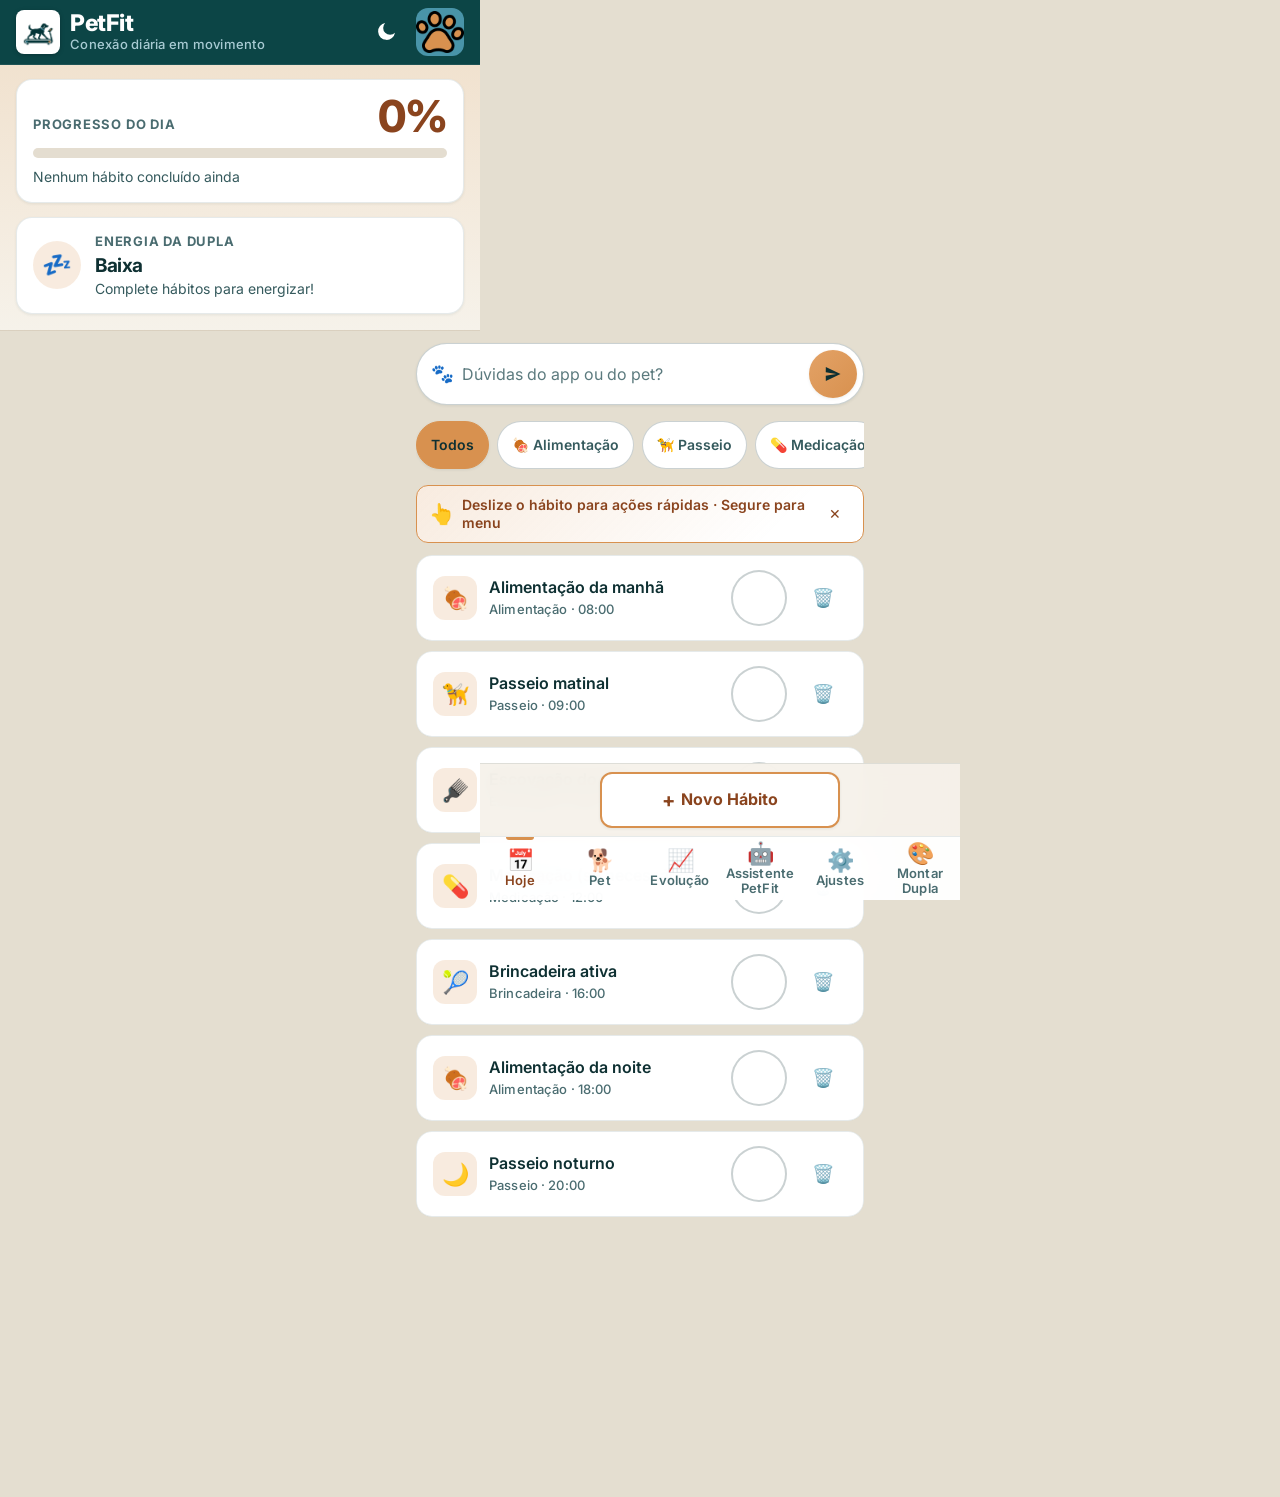
<file: index.html>
<!DOCTYPE html>
<html lang="pt-BR">
<head>
  <meta charset="UTF-8">
  <meta name="viewport" content="width=device-width, initial-scale=1.0, viewport-fit=cover">
  <meta name="theme-color" content="#043F41">
  <meta name="background-color" content="#0E3032">
  <meta name="description" content="PetFit — Gestão de hábitos para pets e tutores. Conecte-se diariamente com saúde e movimento.">
  <meta name="color-scheme" content="light dark">
  <meta name="apple-mobile-web-app-capable" content="yes">
  <meta name="apple-mobile-web-app-status-bar-style" content="black-translucent">
  <meta name="apple-mobile-web-app-title" content="PetFit">
  <meta name="mobile-web-app-capable" content="yes">
  <meta name="msapplication-TileColor" content="#043F41">
  <meta name="msapplication-TileImage" content="assets/icons/icon-192x192.png">

  <title>PetFit - Gestão de Habitos para dono e pet</title>

  <link rel="manifest" href="manifest.json">
  <link rel="icon" sizes="192x192" href="assets/icons/Petfitlogo.png">
  <link rel="apple-touch-icon" sizes="192x192" href="assets/icons/icon-192x192.png">
  <link rel="apple-touch-icon" sizes="512x512" href="assets/icons/icon-512x512.png">

  <link rel="preconnect" href="https://fonts.googleapis.com">
  <link rel="preconnect" href="https://fonts.gstatic.com" crossorigin>
  <link href="https://fonts.googleapis.com/css2?family=Inter:wght@400;500;600;700;800;900&display=swap" rel="stylesheet">

  <!-- ═══════════════════════════════════════════════════════
       FIREBASE SDK — DESCOMENTE PARA USAR FIREBASE
       ═══════════════════════════════════════════════════════ -->
  <!--
  <script src="https://www.gstatic.com/firebasejs/10.12.0/firebase-app-compat.js"></script>
  <script src="https://www.gstatic.com/firebasejs/10.12.0/firebase-firestore-compat.js"></script>
  <script src="https://www.gstatic.com/firebasejs/10.12.0/firebase-auth-compat.js"></script>
  -->

  <!-- Aplica tema (claro/escuro/automático) e tamanho do texto antes da 1ª pintura, evitando "flash" branco -->
  <script>
    (function () {
      var root = document.documentElement, dark = false;
      try {
        var pref = localStorage.getItem('petfit_theme') || 'auto';
        dark = pref === 'dark' || (pref === 'auto' && window.matchMedia && window.matchMedia('(prefers-color-scheme: dark)').matches);
        var scale = parseFloat(localStorage.getItem('petfit_textScale'));
        if (scale >= 1 && scale <= 1.5) root.style.setProperty('--text-scale', scale);
      } catch (e) {}
      root.setAttribute('data-theme', dark ? 'dark' : 'light');
      document.querySelector('meta[name="theme-color"]').setAttribute('content', dark ? '#0E3032' : '#043F41');
    })();
  </script>

  <link rel="stylesheet" href="style.css?v=9.0">
</head>
<body>

  <!-- ==================== ÁREA SUPERIOR (TOP ZONE) ==================== -->
  <header class="app-header" id="appHeader">
    <div class="header-inner">
      <div class="brand">
        <!-- ╔═══════════════════════════════════════════════════════════════════════════╗
             ║  SEU LOGO: troque só o caminho do PNG na linha <img> abaixo               ║
             ║  (ou apenas substitua o arquivo assets/icons/logo.png pelo seu, sem mexer) ║
             ╚═══════════════════════════════════════════════════════════════════════════╝ -->
        <span class="brand-logo" id="brandLogo">
          <img class="brand-logo-img" src="assets/icons/logo.png" alt="Logo PetFit" width="44" height="44" decoding="async">
        </span>
        <div class="brand-text">
          <h1>PetFit</h1>
          <span class="brand-tagline">Conexão diária em movimento</span>
        </div>
      </div>
      <div class="header-actions">
        <button class="btn-icon theme-toggle" id="btnTheme" type="button" aria-label="Ativar modo escuro">
          <svg class="theme-icon theme-icon-moon" viewBox="0 0 24 24" aria-hidden="true"><path fill="currentColor" d="M21 12.8A8.5 8.5 0 1 1 11.2 3a6.8 6.8 0 0 0 9.8 9.8z"/></svg>
          <svg class="theme-icon theme-icon-sun" viewBox="0 0 24 24" aria-hidden="true"><circle cx="12" cy="12" r="4.2" fill="currentColor"/><path fill="none" stroke="currentColor" stroke-width="2" stroke-linecap="round" d="M12 2.5v2.3M12 19.2v2.3M2.5 12h2.3M19.2 12h2.3M5.3 5.3l1.6 1.6M17.1 17.1l1.6 1.6M18.7 5.3l-1.6 1.6M6.9 17.1l-1.6 1.6"/></svg>
        </button>
        <button
          class="btn-icon header-avatar-btn"
          id="btnProfile"
          type="button"
          aria-label="Ver perfil da dupla"
        >
          <img
            src="./assets/icons/iconpet1.png"
            alt="Foto do pet"
            class="header-avatar"
            id="headerAvatarImg"
          >
        </button>
      </div>
    </div>
  </header>

  <!-- ==================== DASHBOARD (TOP ZONE) ==================== -->
  <section class="dashboard-panel" id="dashboardPanel">
    <div class="dashboard-inner">

      <!-- SKELETON: Progresso -->
      <div class="progress-block skeleton-active" id="skeletonProgress">
        <div class="skeleton skeleton-text" style="width: 120px; height: 14px; margin-bottom: 12px;"></div>
        <div class="skeleton skeleton-bar" style="width: 100%; height: 8px; border-radius: 999px;"></div>
        <div class="skeleton skeleton-text" style="width: 180px; height: 12px; margin-top: 10px;"></div>
      </div>

      <!-- REAL: Progresso -->
      <div class="progress-block" id="realProgress" style="display:none;">
        <div class="progress-header">
          <span class="progress-label">Progresso do Dia</span>
          <span class="progress-value" id="progressValue">0%</span>
        </div>
        <div class="progress-track">
          <div class="progress-fill" id="progressFill" style="width: 0%"></div>
        </div>
        <p class="progress-sub" id="progressSub">Carregando...</p>
      </div>

      <!-- SKELETON: Energia -->
      <div class="energy-block skeleton-active" id="skeletonEnergy">
        <div class="skeleton skeleton-circle" style="width: 48px; height: 48px; flex-shrink:0;"></div>
        <div style="flex:1; display:flex; flex-direction:column; gap:8px;">
          <div class="skeleton skeleton-text" style="width: 100px; height: 12px;"></div>
          <div class="skeleton skeleton-text" style="width: 140px; height: 16px;"></div>
          <div class="skeleton skeleton-text" style="width: 200px; height: 12px;"></div>
        </div>
      </div>

      <!-- REAL: Energia -->
      <div class="energy-block low" id="realEnergy" style="display:none;">
        <div class="energy-icon-wrap">
          <span class="energy-icon" id="energyIcon">💤</span>
        </div>
        <div class="energy-info">
          <span class="energy-label">Energia da Dupla</span>
          <span class="energy-level" id="energyLevel">Baixa</span>
          <span class="energy-hint" id="energyHint">Carregando...</span>
        </div>
      </div>

    </div>
  </section>

  <!-- ==================== CONTEÚDO PRINCIPAL (SCROLLÁVEL + GESTURES) ==================== -->
  <main class="main-content" id="mainContent">
    <div class="main-inner">

      <!-- ASSISTENTE: campo de uma linha. Ao enviar, abre a conversa (modal "modalChat") -->
      <form class="ask-bar" id="askBar" autocomplete="off" role="search">
        <span class="ask-bar-icon" aria-hidden="true">🐾</span>
        <input type="text" id="askInput" class="ask-bar-input" maxlength="300" enterkeyhint="send"
               placeholder="Dúvidas do app ou do pet?" aria-label="Pergunte ao assistente PetFit">
        <button type="submit" class="ask-bar-send" aria-label="Enviar pergunta">
          <svg viewBox="0 0 24 24" width="20" height="20" aria-hidden="true"><path fill="currentColor" d="M3.4 20.4 21 12 3.4 3.6 3.3 10l12.6 2-12.6 2z"/></svg>
        </button>
      </form>

      <!-- Filtro de Categoria (swipeable) -->
      <div class="filter-bar" id="filterBar">
        <button class="filter-chip active" data-filter="all">Todos</button>
        <button class="filter-chip" data-filter="alimentacao">🍖 Alimentação</button>
        <button class="filter-chip" data-filter="passeio">🦮 Passeio</button>
        <button class="filter-chip" data-filter="medicacao">💊 Medicação</button>
        <button class="filter-chip" data-filter="escovacao">🪮 Escovação</button>
        <button class="filter-chip" data-filter="brincadeira">🎾 Brincadeira</button>
      </div>

      <!-- Hint de gestos -->
      <div class="gesture-hint" id="gestureHint">
        <span class="gesture-hint-icon">👆</span>
        <span class="gesture-hint-text">Deslize o hábito para ações rápidas · Segure para menu</span>
        <button class="gesture-hint-close" id="closeGestureHint">✕</button>
      </div>

      <!-- SKELETON: Lista de Hábitos -->
      <div class="habits-list skeleton-active" id="skeletonHabitsList">
        <div class="habit-card-skeleton">
          <div class="skeleton skeleton-circle" style="width:44px; height:44px;"></div>
          <div style="flex:1; display:flex; flex-direction:column; gap:8px;">
            <div class="skeleton skeleton-text" style="width:70%; height:16px;"></div>
            <div class="skeleton skeleton-text" style="width:40%; height:12px;"></div>
          </div>
          <div class="skeleton skeleton-circle" style="width:48px; height:48px; flex-shrink:0;"></div>
        </div>
        <div class="habit-card-skeleton">
          <div class="skeleton skeleton-circle" style="width:44px; height:44px;"></div>
          <div style="flex:1; display:flex; flex-direction:column; gap:8px;">
            <div class="skeleton skeleton-text" style="width:60%; height:16px;"></div>
            <div class="skeleton skeleton-text" style="width:50%; height:12px;"></div>
          </div>
          <div class="skeleton skeleton-circle" style="width:48px; height:48px; flex-shrink:0;"></div>
        </div>
        <div class="habit-card-skeleton">
          <div class="skeleton skeleton-circle" style="width:44px; height:44px;"></div>
          <div style="flex:1; display:flex; flex-direction:column; gap:8px;">
            <div class="skeleton skeleton-text" style="width:80%; height:16px;"></div>
            <div class="skeleton skeleton-text" style="width:35%; height:12px;"></div>
          </div>
          <div class="skeleton skeleton-circle" style="width:48px; height:48px; flex-shrink:0;"></div>
        </div>
        <div class="habit-card-skeleton">
          <div class="skeleton skeleton-circle" style="width:44px; height:44px;"></div>
          <div style="flex:1; display:flex; flex-direction:column; gap:8px;">
            <div class="skeleton skeleton-text" style="width:55%; height:16px;"></div>
            <div class="skeleton skeleton-text" style="width:45%; height:12px;"></div>
          </div>
          <div class="skeleton skeleton-circle" style="width:48px; height:48px; flex-shrink:0;"></div>
        </div>
        <div class="habit-card-skeleton">
          <div class="skeleton skeleton-circle" style="width:44px; height:44px;"></div>
          <div style="flex:1; display:flex; flex-direction:column; gap:8px;">
            <div class="skeleton skeleton-text" style="width:65%; height:16px;"></div>
            <div class="skeleton skeleton-text" style="width:30%; height:12px;"></div>
          </div>
          <div class="skeleton skeleton-circle" style="width:48px; height:48px; flex-shrink:0;"></div>
        </div>
      </div>

      <!-- REAL: Lista de Hábitos -->
      <div class="habits-list" id="habitsList" style="display:none;">
        <!-- Inserido via JS -->
      </div>

      <div class="scroll-spacer"></div>
    </div>
  </main>

  <!-- ==================== ÁREA INFERIOR (THUMB ZONE) ==================== -->
  <div class="quick-actions" id="quickActions">
    <button class="quick-btn" id="btnAddHabit" aria-label="Novo hábito">
      <span class="quick-icon">+</span>
      <span class="quick-label">Novo Hábito</span>
    </button>
  </div>

  <nav class="bottom-nav" id="bottomNav">
    <button class="nav-item active" data-tab="today" aria-label="Hoje">
      <span class="nav-icon">📅</span>
      <span class="nav-label">Hoje</span>
    </button>
    <button class="nav-item" data-tab="pet" aria-label="Pet">
      <span class="nav-icon">🐕</span>
      <span class="nav-label">Pet</span>
    </button>
    <button class="nav-item" data-tab="stats" aria-label="Evolução">
      <span class="nav-icon">📈</span>
      <span class="nav-label">Evolução</span>
    </button>
    <button class="nav-item" data-tab="assistant" aria-label="Assistente PetFit" id="navAssistant" type="button">
      <span class="nav-icon" aria-hidden="true">🤖</span>
      <span class="nav-label">Assistente PetFit</span>
    </button>
    <button class="nav-item" data-tab="settings" aria-label="Ajustes">
      <span class="nav-icon">⚙️</span>
      <span class="nav-label">Ajustes</span>
    </button>
    <button class="nav-item" data-tab="duoProfile" aria-label="Personalizar Dupla" id="openAddProfile" type="button">
      <span class="nav-icon" aria-hidden="true">🎨</span>
      <span class="nav-label">Montar Dupla</span>
    </button>
  </nav>

<!-- Modal: Personalizar Dupla -->
<div class="modal-overlay modal-personalizar" id="modalAddProfile">
    <div class="modal-sheet">
        <div class="modal-handle"></div>

        <div class="modal-header">
            <h2>Personalizar Perfil do Pet</h2>

            <button
                class="btn-icon modal-close"
                id="closeAddProfile"
                type="button"
                aria-label="Fechar">
                <span>✕</span>
            </button>
        </div>

        <div class="pet-avatar-editor">
            <img
                src="./assets/icons/iconpet1.png"
                alt="Avatar do pet"
                id="customPetAvatar"
                class="custom-pet-avatar"
            >

            <label for="petPhotoInput" class="pet-avatar-button">
                📷 Alterar foto
            </label>

            <input
                type="file"
                id="petPhotoInput"
                accept="image/*"
                hidden
            >
        </div>

        <div class="modal-body">
            <div class="form-group">
                <label for="setupPetName">Nome do Pet</label>
                <input
                    type="text"
                    id="setupPetName"
                    placeholder="Ex.: Rex..."
                    autocomplete="off">
            </div>
        </div>
        <div class="modal-body">
            <div class="form-group">
                <label for="setupPetSpecies">Especie do Pet</label>
                <input
                    type="text"
                    id="setupPetSpecies"
                    placeholder="Ex.: Gato, Cachorro..."
                    autocomplete="off">
            </div>
        </div>
        <div class="modal-body">
            <div class="form-group">
                <label for="setupPetBreed">Raça</label>
                <input
                    type="text"
                    id="setupPetBreed"
                    placeholder="Ex.: Pinscher..."
                    autocomplete="off">
            </div>
            <div class="modal-footer">
        <button class="btn-primary btn-full" id="savePetBtn" type ="button">Salvar Pet</button>
      </div>
        </div>
    </div>
</div>


<!-- Modal: Personalizar Tutor - Etapa 2 -->
<div class="modal-overlay modal-personalizar" id="modalTutorProfile">
  <div class="modal-sheet">
    <div class="modal-handle"></div>

    <div class="modal-header">
      <h2>Personalizar Tutor</h2>
      <button
        class="btn-icon modal-close"
        id="closeTutorProfile"
        type="button"
        aria-label="Fechar"
      >
        ✕
      </button>
    </div>

    <div class="modal-body">
      <div class="pet-avatar-editor">
        <img
          src="./assets/icons/iconavatar1.png"
          alt="Foto do tutor"
          id="customTutorAvatar"
          class="custom-pet-avatar"
        >

        <label for="tutorPhotoInput" class="pet-avatar-button">
          📷 Escolher foto
        </label>

        <input
          type="file"
          id="tutorPhotoInput"
          accept="image/*"
          hidden
        >
      </div>

      <div class="form-group">
        <label for="tutorNameInput">Nome do tutor</label>
        <input
          type="text"
          id="tutorNameInput"
          placeholder="Digite seu nome"
          autocomplete="name"
        >
      </div>

      <p>Quase pronto! Agora vamos finalizar o perfil da sua dupla.</p>
    </div>

    <div class="modal-footer">
      <button
        class="btn-primary btn-full"
        id="finishProfileBtn"
        type="button"
      >
        Finalizar cadastro
      </button>
    </div>
  </div>
</div>

  <!-- ==================== MODAIS ==================== -->

  <!-- Modal: Adicionar Hábito -->
  <div class="modal-overlay" id="modalAddHabit">
    <div class="modal-sheet">
      <div class="modal-handle"></div>
      <div class="modal-header">
        <h2>Novo Hábito</h2>
        <button class="btn-icon modal-close" id="closeAddHabit" aria-label="Fechar">
          <span>✕</span>
        </button>
      </div>
      <div class="modal-body">
        <div class="form-group">
          <label for="habitTitle">Nome do hábito</label>
          <input type="text" id="habitTitle" placeholder="Ex.: Alimentação da tarde" autocomplete="off">
        </div>
        <div class="form-group">
          <label for="habitCategory">Categoria</label>
          <select id="habitCategory">
            <option value="alimentacao">🍖 Alimentação</option>
            <option value="passeio">🦮 Passeio</option>
            <option value="medicacao">💊 Medicação</option>
            <option value="escovacao">🪮 Escovação</option>
            <option value="brincadeira">🎾 Brincadeira</option>
            <option value="higiene">🛁 Higiene</option>
            <option value="outro">✨ Outro</option>
          </select>
        </div>
        <div class="form-group">
          <label for="habitTime">Horário</label>
          <input type="time" id="habitTime" value="12:00">
        </div>
      </div>
      <div class="modal-footer">
        <button class="btn-primary btn-full" id="saveHabitBtn">Salvar Hábito</button>
      </div>
    </div>
  </div>

  <!-- Modal: Sugestão de Exercício -->
  <div class="modal-overlay" id="modalExercise">
    <div class="modal-sheet modal-exercise">
      <div class="modal-handle"></div>
      <div class="exercise-visual">
        <span class="exercise-emoji" id="exerciseEmoji">🏃</span>
      </div>
      <div class="exercise-content">
        <h3 id="exerciseTitle">Hora de se mexer!</h3>
        <p class="exercise-text" id="exerciseText">Enquanto cuida do pet, aproveite para cuidar de você também.</p>
        <div class="exercise-card">
          <span class="exercise-card-icon">💪</span>
          <span class="exercise-card-when" id="exerciseWhen">Quando quiser</span>
          <p class="exercise-card-text" id="exerciseSuggestion">Faça 10 agachamentos enquanto prepara a ração</p>
        </div>
        <!-- v6.0: ajuda discreta com vídeo-tutorial (o link é preenchido pelo script.js) -->
        <div class="exercise-help" id="exerciseHelp" hidden>
          <span class="exercise-help-text">Não sabe realizar? Veja esse vídeo no YouTube!</span>
          <a class="exercise-video-link" id="exerciseVideoLink" href="https://www.youtube.com/" target="_blank" rel="noopener noreferrer">
            <svg viewBox="0 0 24 24" width="14" height="14" aria-hidden="true"><path fill="currentColor" d="M8 5.5v13a1 1 0 0 0 1.52.85l10.4-6.5a1 1 0 0 0 0-1.7L9.52 4.65A1 1 0 0 0 8 5.5z"/></svg>
            Ver vídeo
          </a>
        </div>
        <p class="exercise-tip" id="exerciseTip">Escolha um espaço seguro e respeite o seu ritmo.</p>
      </div>
      <div class="modal-footer">
        <button class="btn-secondary btn-full" id="dismissExercise">Fechar</button>
        <button class="btn-primary btn-full" id="doneExercise">Concluir & Marcar Hábito</button>
      </div>
    </div>
  </div>

  
<!-- Modal: Perfil da Dupla -->
<div class="modal-overlay" id="modalProfile">
  <div class="modal-sheet">
    <div class="modal-handle"></div>

    <div class="modal-header">
      <h2>Perfil da Dupla</h2>
      <button class="btn-icon modal-close" id="closeProfile"
              type="button" aria-label="Fechar">
        <span>✕</span>
      </button>
    </div>

    <div class="modal-body">
      <div class="profile-card">
        <div class="profile-photos">
          <div class="profile-person">
            <img
              src="./assets/icons/iconpet1.png"
              alt="Foto do pet"
              class="profile-avatar"
              id="profileAvatarImg"
            >
            <span class="profile-photo-label">Pet</span>
          </div>

          <div class="profile-person">
            <img
              src="./assets/icons/iconavatar1.png"
              alt="Foto do tutor"
              class="profile-avatar"
              id="tutorAvatarImg"
            >
            <span class="profile-photo-label">Tutor</span>
          </div>
        </div>

        
        <div class="profile-info">
          <label for="petName">Nome do pet</label>
          <input
            type="text"
            id="petName"
            value="Rex"
            class="profile-input"
            placeholder="Nome do pet"
            readonly
          >

          <label for="tutorName">Nome do tutor</label>
          <input
            type="text"
            id="tutorName"
            value="Tutor"
            class="profile-input"
            placeholder="Seu nome"
            readonly
          >
        </div>

      </div>

      <div class="profile-stats">
        <div class="stat-box">
          <span class="stat-number" id="statStreak">0</span>
          <span class="stat-label">Dias seguidos</span>
        </div>

        <div class="stat-box">
          <span class="stat-number" id="statTotal">0</span>
          <span class="stat-label">Hábitos hoje</span>
        </div>

        <div class="stat-box">
          <span class="stat-number" id="statDone">0</span>
          <span class="stat-label">Concluídos</span>
        </div>
      </div>
    </div>

    <div class="modal-footer">
      <button class="btn-primary btn-full" id="saveProfileBtn"
              type="button">
        Fechar perfil
      </button>
    </div>
  </div>
</div>

  <!-- Modal: Evolução / Stats -->
  <div class="modal-overlay" id="modalStats">
    <div class="modal-sheet modal-tall">
      <div class="modal-handle"></div>
      <div class="modal-header">
        <h2>Evolução da Dupla</h2>
        <button class="btn-icon modal-close" id="closeStats" aria-label="Fechar">
          <span>✕</span>
        </button>
      </div>
      <div class="modal-body">
        <div class="stats-grid">
          <div class="stat-card">
            <span class="stat-card-icon">🔥</span>
            <span class="stat-card-value" id="statsStreak">0</span>
            <span class="stat-card-label">Dias em sequência</span>
          </div>
          <div class="stat-card">
            <span class="stat-card-icon">✅</span>
            <span class="stat-card-value" id="statsTotalDone">0</span>
            <span class="stat-card-label">Total concluído</span>
          </div>
          <div class="stat-card">
            <span class="stat-card-icon">⚡</span>
            <span class="stat-card-value" id="statsEnergy">0%</span>
            <span class="stat-card-label">Energia média</span>
          </div>
          <div class="stat-card">
            <span class="stat-card-icon">🏃</span>
            <span class="stat-card-value" id="statsExercises">0</span>
            <span class="stat-card-label">Exercícios feitos</span>
          </div>
        </div>
        <div class="history-section">
          <h3>Histórico dos últimos 7 dias</h3>
          <div class="history-bars" id="historyBars"></div>
        </div>
      </div>
      <div class="modal-footer">
        <button class="btn-secondary btn-full" id="closeStatsBtn">Voltar</button>
      </div>
    </div>
  </div>

  <!-- Modal: Ajustes (tema + tamanho do texto) -->
  <div class="modal-overlay" id="modalSettings">
    <div class="modal-sheet">
      <div class="modal-handle"></div>
      <div class="modal-header">
        <h2>Ajustes</h2>
        <button class="btn-icon modal-close" id="closeSettings" aria-label="Fechar">
          <span>✕</span>
        </button>
      </div>
      <div class="modal-body">
        <section class="settings-group">
          <h3 class="settings-title">Aparência</h3>
          <p class="settings-desc">“Automático” acompanha o tema do seu aparelho. O modo escuro economiza bateria em telas OLED.</p>
          <div class="segmented" id="themeSegment" role="radiogroup" aria-label="Tema" style="--n:3">
            <span class="segmented-thumb" aria-hidden="true"></span>
            <button type="button" role="radio" data-value="auto"><span class="seg-emoji">🌗</span>Automático</button>
            <button type="button" role="radio" data-value="light"><span class="seg-emoji">☀️</span>Claro</button>
            <button type="button" role="radio" data-value="dark"><span class="seg-emoji">🌙</span>Escuro</button>
          </div>
        </section>
        <section class="settings-group">
          <h3 class="settings-title">Tamanho do texto</h3>
          <p class="settings-desc">Ajuste a leitura do app inteiro. Ele também respeita a fonte configurada no seu aparelho.</p>
          <div class="segmented" id="textScaleSegment" role="radiogroup" aria-label="Tamanho do texto" style="--n:3">
            <span class="segmented-thumb" aria-hidden="true"></span>
            <button type="button" role="radio" data-value="1"><span class="seg-emoji" style="font-size:1rem">Aa</span>Padrão</button>
            <button type="button" role="radio" data-value="1.125"><span class="seg-emoji" style="font-size:1.25rem">Aa</span>Grande</button>
            <button type="button" role="radio" data-value="1.25"><span class="seg-emoji" style="font-size:1.5rem">Aa</span>Maior</button>
          </div>
          <div class="type-preview" aria-hidden="true">
            <p class="type-preview-title">Passeio matinal</p>
            <p class="type-preview-text">Texto de leitura: o título se destaca do resto.</p>
            <p class="type-preview-caption">Passeio · 09:00</p>
          </div>
          <div>
      
          <div class="settings-danger-zone">
            <h3>Dados da dupla</h3>
            <p>
              Apague os dados atuais e restaure o aplicativo
              para as configurações padrão.
            </p>

            <button id="resetDuoBtn" type="button">
              Restaurar dados da dupla
            </button>
          </div>

          <div class="settings-credits">
            <button id="openCreditsBtn" type="button" class="settings-row-btn">
              <span class="settings-row-icon" aria-hidden="true">✨</span>
              <span class="settings-row-text">
                <strong>Créditos do app</strong>
                <small>Quem criou o PetFit</small>
              </span>
              <span class="settings-row-chevron" aria-hidden="true">›</span>
            </button>
          </div>

          </div>
        </section>
        <p class="settings-version">
          <span>PetFit v9.0</span>
          <!-- 🔧 MODO DEBUG: o botão nasce escondido (hidden). Só aparece se PETFIT_DEBUG estiver ativo no script.js -->
          <button type="button" class="debug-btn" id="debugBtn" hidden aria-pressed="false"
                  aria-label="Modo debug: carregar perfil de demonstração" title="Debug">🔧</button>
        </p>
      </div>
      <div class="modal-footer">
        <button class="btn-primary btn-full" id="closeSettingsBtn">Pronto</button>
      </div>
    </div>
  </div>

  <!-- ==================== Modal: Créditos do app (v8.0) ==================== -->
  <div class="modal-overlay" id="modalCredits">
    <div class="modal-sheet modal-credits">
      <div class="modal-handle"></div>
      <div class="modal-header">
        <h2>Créditos</h2>
        <button class="btn-icon modal-close" id="closeCredits" aria-label="Fechar">
          <span>✕</span>
        </button>
      </div>
      <div class="modal-body">
        <div class="credits-hero">
          <span class="credits-logo">
            <img src="assets/icons/logo.png" alt="Logo PetFit" width="96" height="96" decoding="async">
          </span>
          <h3 class="credits-thanks">Obrigado por usar o PetFit! 🐾</h3>
          <p class="credits-text">Cada passeio, cada brincadeira e cada exercício contam. Que bom ter você e seu pet nessa jornada de movimento e cuidado!</p>
        </div>

        <h4 class="credits-label">Criadores</h4>

        <!-- ╔════════════════════════════════════════════════════════════════════════════╗
             ║  ✏️  EDITE AQUI: FOTOS E NOMES DOS CRIADORES                               ║
             ║  1) Coloque a foto em  assets/criadores/  (ex.: assets/criadores/ana.jpg)  ║
             ║  2) Troque o src="..." da <img> pelo caminho da foto                       ║
             ║  3) Troque o texto "Seu Nome aqui" pelo nome completo                      ║
             ║  Dica: use fotos quadradas. O app corta em círculo sozinho.                ║
             ║  Se o caminho estiver errado, o app mostra o avatar padrão.                ║
             ╚════════════════════════════════════════════════════════════════════════════╝ -->
        <div class="creators">
          <!-- Criador 1 -->
          <figure class="creator">
            <img class="creator-photo" src="assets/criadores/Isabela.png" alt="Foto do criador 1" width="88" height="88" loading="lazy"
                 onerror="this.onerror=null;this.src='assets/icons/iconavatar1.png'">
            <figcaption class="creator-name">Isabela dos Santos</figcaption>
          </figure>
          <!-- Criador 2 -->
          <figure class="creator">
            <img class="creator-photo" src="assets/criadores/laca.jpeg" alt="Foto do criador 2" width="88" height="88" loading="lazy"
                 onerror="this.onerror=null;this.src='assets/icons/iconavatar1.png'">
            <figcaption class="creator-name">Lucas Lima Bastos</figcaption>
          </figure>
          <!-- Criador 3 -->
          <figure class="creator">
            <img class="creator-photo" src="assets/criadores/jv.jpg" alt="Foto do criador 3" width="88" height="88" loading="lazy"
                 onerror="this.onerror=null;this.src='assets/icons/iconavatar1.png'">
            <figcaption class="creator-name">João Vitor Catarina</figcaption>
          </figure>
        </div>
      </div>
      <div class="modal-footer">
        <button class="btn-secondary btn-full" id="closeCreditsBtn">Voltar</button>
      </div>
    </div>
  </div>

  <!-- ==================== Modal: Assistente PetFit (chatbot local) ==================== -->
  <div class="modal-overlay" id="modalChat">
    <div class="modal-sheet modal-chat modal-tall" role="dialog" aria-modal="true" aria-labelledby="chatTitle">
      <div class="modal-handle"></div>
      <div class="modal-header">
        <h2 id="chatTitle">Assistente PetFit</h2>
        <button class="btn-icon modal-close" id="closeChat" type="button" aria-label="Fechar">
          <span>✕</span>
        </button>
      </div>
      <div class="chat-status" id="chatStatus" role="status" hidden></div>
      <progress class="chat-progress" id="chatProgress" max="100" value="0" hidden></progress>
      <div class="chat-messages" id="chatMessages" role="log" aria-live="polite" aria-label="Conversa com o assistente"></div>
      <form class="chat-form" id="chatForm" autocomplete="off">
        <input type="text" id="chatInput" class="chat-input" maxlength="300" enterkeyhint="send"
               placeholder="Escreva sua pergunta…" aria-label="Sua pergunta">
        <button type="submit" id="chatSend" class="ask-bar-send" aria-label="Enviar">
          <svg viewBox="0 0 24 24" width="20" height="20" aria-hidden="true"><path fill="currentColor" d="M3.4 20.4 21 12 3.4 3.6 3.3 10l12.6 2-12.6 2z"/></svg>
        </button>
      </form>
      <details class="chat-options">
        <summary>Opções do assistente</summary>
        <label class="chat-options-label" for="chatMode">Como o assistente responde</label>
        <select id="chatMode" class="chat-select">
          <option value="full-1.5b">Completo · resposta gerada (Qwen2.5 1,5B · ~1,2 GB · WebGPU)</option>
          <option value="full-0.5b">Completo leve · resposta gerada (Qwen2.5 0,5B · ~0,5 GB · WebGPU)</option>
          <option value="semantic">Busca semântica + trechos do guia (sem gerador)</option>
          <option value="light">Modo leve · palavras-chave (nada para baixar)</option>
        </select>
        <p class="chat-options-hint">Tudo roda no seu aparelho. O assistente só responde com o guia do PetFit e não substitui o veterinário.</p>
        <button type="button" class="btn-secondary btn-full" id="chatClear">Limpar conversa</button>
      </details>
    </div>
  </div>

  <!-- Toast Notifications -->
  <div class="toast-container" id="toastContainer" role="status" aria-live="polite"></div>

  <!-- Offline Banner -->
  <div class="offline-banner" id="offlineBanner">
    <span>📡 Sem conexão — seus dados estão salvos localmente</span>
  </div>

  <script src="script.js?v=9.0"></script>
  <!-- Assistente local (RAG no navegador): base de conhecimento + lógica. Os modelos só são baixados quando a pessoa aceita. -->
  <script src="chatbot-kb.js?v=9.0"></script>
  <script src="chatbot.js?v=9.0"></script>
</body>
</html>
</file>
<file: style.css>
/* ============================================================
   PETFIT SYNC v8.0 — style.css
   Mobile-First | Thumb-Friendly | Skeletons | Gestures
   v4.0 → Paleta de marca · Dark Mode Adaptativo ·
          Microinterações Progressivas · Tipografia Escalonável

   ÍNDICE
   1. Reset
   2. Tokens: paleta, tema claro, tema escuro, tipografia
   3. Base
   4. Skeletons
   5. Gesture hint
   6. Cards de hábito + swipe
   7. Menu de long-press
   8. Header (logo, tema)
   9. Dashboard
   10. Conteúdo, filtros, ações rápidas, navegação
   11. Botões e ripple
   12. Modais, formulários, segmented control
   13. Exercício, perfil, estatísticas
   14. Toasts e banner offline
   15. Microinterações (keyframes e efeitos)
   16. Responsivo e movimento reduzido
   ============================================================ */

/* ===== 1. RESET ===== */
*, *::before, *::after {
  margin: 0; padding: 0; box-sizing: border-box;
  -webkit-tap-highlight-color: transparent;
}

/* ===== 2. TOKENS ===== */
:root {
  /* — Paleta de marca (fonte única da verdade) — */
  --pal-ink:   #0E3032;  /* verde-petróleo quase preto */
  --pal-sky:   #4994A9;  /* azul-acinzentado */
  --pal-teal:  #043F41;  /* verde-petróleo profundo */
  --pal-amber: #D8914F;  /* âmbar / laranja suave */
  --pal-rust:  #8A441E;  /* ferrugem / marrom */

  /* — Tema CLARO (padrão) — */
  color-scheme: light;
  --bg-body: #F6F2EA;
  --bg-card: #FFFFFF;
  --bg-input: #EFEADF;
  --bg-header: rgba(4, 63, 65, 0.96);
  --bg-nav: rgba(255, 255, 255, 0.96);
  --bg-bar: rgba(246, 242, 234, 0.94);
  --bg-overlay: rgba(14, 48, 50, 0.6);
  --bg-desktop: #E4DED0;
  --dash-top: #F1E2CF;

  --header-text: #FFFFFF;
  --header-muted: #A8CBD3;

  --text-primary: var(--pal-ink);
  --text-secondary: #355A5D;
  --text-muted: #4A6C70;
  --text-inverse: #FFFFFF;
  --on-primary: var(--pal-ink);

  --primary: var(--pal-amber);
  --primary-grad: #E3A266;
  --primary-strong: #C27A38;
  --primary-soft: rgba(216, 145, 79, 0.18);
  --primary-text: var(--pal-rust);
  --secondary: var(--pal-sky);
  --secondary-text: #1D5E72;
  --danger: var(--pal-rust);
  --danger-soft: rgba(138, 68, 30, 0.12);
  --danger-text: var(--pal-rust);
  --warning: var(--pal-amber);

  --done-bg: #DDEBF0;
  --done-border: #B7D5DE;
  --done-text: #1D5E72;

  --border: rgba(14, 48, 50, 0.10);
  --border-strong: rgba(14, 48, 50, 0.22);
  --track: #E4DDD0;
  --skeleton-base: #E7E1D5;
  --skeleton-shine: #F4F0E8;

  --shadow-sm: 0 1px 3px rgba(14, 48, 50, 0.08);
  --shadow-md: 0 4px 12px rgba(14, 48, 50, 0.10);
  --shadow-lg: 0 8px 24px rgba(14, 48, 50, 0.16);
  --shadow-fab: 0 4px 14px rgba(216, 145, 79, 0.45);

  /* — Tipografia escalonável (rem + vw: respeita a fonte do sistema e o ajuste do app) — */
  --font: 'Inter', -apple-system, BlinkMacSystemFont, 'Segoe UI', Roboto, sans-serif;
  --fs-xs:  clamp(0.75rem,   0.72rem + 0.12vw, 0.8125rem);  /* legendas, rótulos, nav   12–13px */
  --fs-sm:  clamp(0.8125rem, 0.78rem + 0.15vw, 0.875rem);   /* metadados, dicas         13–14px */
  --fs-md:  clamp(0.9375rem, 0.90rem + 0.20vw, 1rem);       /* corpo, botões, hábitos   15–16px */
  --fs-lg:  clamp(1.0625rem, 1.00rem + 0.30vw, 1.1875rem);  /* subtítulos, destaques    17–19px */
  --fs-xl:  clamp(1.1875rem, 1.10rem + 0.45vw, 1.4375rem);  /* títulos de tela / marca  19–23px */
  --fs-2xl: clamp(1.5rem,    1.30rem + 1.00vw, 1.875rem);   /* números de destaque      24–30px */
  --fs-3xl: clamp(2rem,      1.60rem + 2.00vw, 2.75rem);    /* display                  32–44px */
  --lh-tight: 1.12; --lh-snug: 1.3; --lh-body: 1.5;
  --ls-tight: -0.02em; --ls-wide: 0.06em;

  /* — Medidas — */
  --touch-min: 48px; --touch-comfy: 56px;
  --nav-height: 64px; --quick-actions-height: 56px; --header-height: 60px;
  --safe-top: env(safe-area-inset-top, 0px);
  --safe-bottom: env(safe-area-inset-bottom, 0px);
  --radius-sm: 8px; --radius-md: 12px; --radius-lg: 16px;
  --radius-xl: 24px; --radius-full: 9999px;
  --ease-out: cubic-bezier(0.2, 0.8, 0.2, 1);
  --ease-spring: cubic-bezier(0.34, 1.56, 0.64, 1);
}

/* — Tema ESCURO (aplicado por data-theme="dark" em <html>) — */
:root[data-theme="dark"] {
  color-scheme: dark;
  --bg-body: #0E3032;
  --bg-card: #043F41;
  --bg-input: #0E3032;
  --bg-header: rgba(14, 48, 50, 0.94);
  --bg-nav: rgba(4, 63, 65, 0.97);
  --bg-bar: rgba(14, 48, 50, 0.94);
  --bg-overlay: rgba(2, 14, 15, 0.72);
  --bg-desktop: #071A1B;
  --dash-top: #0A2A2C;

  --header-text: #EEF6F6;
  --header-muted: #8FB3BB;

  --text-primary: #EEF6F6;
  --text-secondary: #C3DADD;
  --text-muted: #8FB3BB;
  --on-primary: var(--pal-ink);

  --primary-strong: #E3A266;
  --primary-grad: #E3A266;
  --primary-soft: rgba(216, 145, 79, 0.20);
  --primary-text: #E6A466;
  --secondary-text: #8EC6D8;
  --danger: #E8A27C;
  --danger-soft: rgba(232, 162, 124, 0.16);
  --danger-text: #E8A27C;

  --done-bg: #0B4F55;
  --done-border: rgba(73, 148, 169, 0.55);
  --done-text: #8EC6D8;

  --border: rgba(73, 148, 169, 0.22);
  --border-strong: rgba(73, 148, 169, 0.42);
  --track: #0E3032;
  --skeleton-base: #0A4C4F;
  --skeleton-shine: #136266;

  --shadow-sm: 0 1px 3px rgba(0, 0, 0, 0.35);
  --shadow-md: 0 4px 12px rgba(0, 0, 0, 0.4);
  --shadow-lg: 0 8px 24px rgba(0, 0, 0, 0.55);
  --shadow-fab: 0 4px 14px rgba(0, 0, 0, 0.5);
}

/* ===== 3. BASE ===== */
html {
  /* 100% respeita a fonte configurada no aparelho; --text-scale vem dos Ajustes */
  font-size: calc(100% * var(--text-scale, 1));
  -webkit-text-size-adjust: 100%; text-size-adjust: 100%;
  scroll-behavior: smooth;
}

body {
  font-family: var(--font); font-size: var(--fs-md); font-weight: 400;
  background: var(--bg-body); color: var(--text-primary);
  line-height: var(--lh-body); min-height: 100vh; min-height: 100dvh;
  overflow-x: hidden; -webkit-font-smoothing: antialiased;
  font-variant-numeric: lining-nums;
}

h1, h2, h3 { text-wrap: balance; letter-spacing: var(--ls-tight); line-height: var(--lh-snug); }

::-webkit-scrollbar { width: 3px; height: 3px; }
::-webkit-scrollbar-track { background: transparent; }
::-webkit-scrollbar-thumb { background: var(--border-strong); border-radius: 4px; }

:focus-visible { outline: 3px solid var(--primary); outline-offset: 2px; }

/* ===== 4. SKELETONS ===== */
.skeleton {
  background: linear-gradient(90deg, var(--skeleton-base) 25%, var(--skeleton-shine) 50%, var(--skeleton-base) 75%);
  background-size: 200% 100%;
  animation: skeletonShimmer 1.4s ease-in-out infinite;
  border-radius: var(--radius-sm);
}
.skeleton-circle { border-radius: var(--radius-full); }
.skeleton-bar { border-radius: var(--radius-full); }
.skeleton-text { border-radius: var(--radius-sm); }

@keyframes skeletonShimmer {
  0% { background-position: 200% 0; }
  100% { background-position: -200% 0; }
}

.habit-card-skeleton {
  background: var(--bg-card); border-radius: var(--radius-lg);
  padding: 14px 16px; box-shadow: var(--shadow-sm);
  border: 1px solid var(--border);
  display: flex; align-items: center; gap: 14px;
  margin-bottom: 10px;
}
.habit-card-skeleton:last-child { margin-bottom: 0; }

.fade-in { animation: fadeInContent 0.4s ease forwards; }
@keyframes fadeInContent {
  from { opacity: 0; transform: translateY(6px); }
  to { opacity: 1; transform: translateY(0); }
}

/* ===== 5. GESTURE HINT ===== */
@keyframes spin { from { transform: rotate(0deg); } to { transform: rotate(360deg); } }

.gesture-hint {
  display: flex; align-items: center; gap: 8px;
  background: linear-gradient(135deg, var(--primary-soft), transparent 80%), var(--bg-card);
  border: 1.5px solid var(--primary); border-radius: var(--radius-md);
  padding: 10px 12px; margin-bottom: 12px;
  font-size: var(--fs-sm); color: var(--primary-text); font-weight: 600;
  animation: slideUp 0.4s var(--ease-out);
}
.gesture-hint.hidden { display: none; }
.gesture-hint-icon { font-size: 1.25rem; flex-shrink: 0; animation: hintWave 2.4s ease-in-out 0.8s 2; transform-origin: 70% 80%; }
.gesture-hint-text { flex: 1; line-height: var(--lh-snug); }
.gesture-hint-close {
  background: none; border: none; color: var(--primary-text);
  font-size: var(--fs-sm); cursor: pointer; padding: 4px;
  width: 32px; height: 32px;
  display: flex; align-items: center; justify-content: center;
  border-radius: var(--radius-full); flex-shrink: 0;
  transition: background 0.2s ease, transform 0.15s ease;
}
.gesture-hint-close:active { background: var(--primary-soft); transform: scale(0.88); }

/* ===== 6. SWIPE — CARD DE HÁBITO ===== */
.habit-card-wrapper {
  position: relative; overflow: hidden;
  border-radius: var(--radius-lg); margin-bottom: 10px;
  touch-action: pan-y;
  --swipe-p: 0;
}
.habit-card-wrapper:last-child { margin-bottom: 0; }

.habit-card-bg {
  position: absolute; inset: 0;
  display: flex; align-items: center;
  padding-right: 20px; border-radius: var(--radius-lg); z-index: 1;
  opacity: 0; transition: opacity 0.15s ease;
}
.habit-card-bg.swipe-left {
  background: linear-gradient(90deg, var(--done-bg) 0%, var(--secondary) 100%);
  justify-content: flex-end;
}
.habit-card-bg.swipe-right {
  background: linear-gradient(90deg, var(--danger) 0%, var(--danger-soft) 100%), var(--bg-card);
  justify-content: flex-start;
  padding-right: 0; padding-left: 20px;
}
/* só o fundo da direção do dedo aparece */
.habit-card-wrapper[data-dir="left"] .habit-card-bg.swipe-left,
.habit-card-wrapper[data-dir="right"] .habit-card-bg.swipe-right { opacity: 1; }

.habit-card-bg .swipe-action-icon {
  font-size: 1.5rem; font-weight: 700;
  transform: scale(calc(0.6 + var(--swipe-p) * 0.5));
  opacity: calc(0.35 + var(--swipe-p) * 0.65);
  transition: transform 0.15s ease;
}
.habit-card-wrapper.armed .swipe-action-icon { animation: armedPop 0.35s var(--ease-spring); transform: scale(1.25); }

.habit-card {
  position: relative; z-index: 2;
  background: var(--bg-card); border-radius: var(--radius-lg);
  padding: 14px 16px; box-shadow: var(--shadow-sm);
  border: 1px solid var(--border);
  display: flex; align-items: center; gap: 12px;
  transition: transform 0.1s ease-out, background-color 0.3s ease, border-color 0.3s ease;
  will-change: transform; user-select: none;
}
.habit-card.swiping { transition: none; }
.habit-card.snap-back { transition: transform 0.4s var(--ease-spring); }
.habit-card.swiped-left { transform: translateX(-80px); transition: transform 0.3s var(--ease-out); }
.habit-card.swiped-right { transform: translateX(80px); transition: transform 0.3s var(--ease-out); }

.habit-card.completed { background: var(--done-bg); border-color: var(--done-border); }
.habit-card.completed .habit-title { text-decoration: line-through; text-decoration-thickness: 1.5px; color: var(--text-muted); }
.habit-card.completed .habit-meta { color: var(--done-text); }

.habit-icon {
  width: 44px; height: 44px; border-radius: var(--radius-md);
  background: var(--primary-soft);
  display: flex; align-items: center; justify-content: center;
  font-size: 1.375rem; flex-shrink: 0;
}
.habit-info { flex: 1; min-width: 0; display: flex; flex-direction: column; gap: 2px; }
.habit-title {
  font-size: var(--fs-md); font-weight: 600; color: var(--text-primary);
  line-height: var(--lh-snug);
  display: -webkit-box; -webkit-box-orient: vertical; -webkit-line-clamp: 2; line-clamp: 2;
  overflow: hidden; overflow-wrap: anywhere;
}
.habit-meta { font-size: var(--fs-xs); color: var(--text-muted); font-weight: 500; letter-spacing: 0.01em; }

.habit-toggle {
  width: var(--touch-comfy); height: var(--touch-comfy);
  border-radius: var(--radius-full); border: 2px solid var(--border-strong);
  background: var(--bg-card);
  display: flex; align-items: center; justify-content: center;
  cursor: pointer; flex-shrink: 0;
  transition: background-color 0.25s ease, border-color 0.25s ease, box-shadow 0.25s ease, transform 0.15s ease;
  position: relative;
}
.habit-toggle:active { transform: scale(0.88); }
.habit-toggle.checked {
  background: var(--secondary); border-color: var(--secondary);
  box-shadow: 0 2px 10px rgba(73, 148, 169, 0.45);
}
.habit-check { width: 60%; height: 60%; overflow: visible; }
.habit-check path {
  fill: none; stroke: #fff; stroke-width: 3; stroke-linecap: round; stroke-linejoin: round;
  stroke-dasharray: 1; stroke-dashoffset: 1;
}
.habit-toggle.checked .habit-check path { stroke-dashoffset: 0; }
.habit-toggle.just-checked { animation: togglePop 0.55s var(--ease-spring); }
.habit-toggle.just-checked .habit-check path { animation: checkDraw 0.4s 0.08s var(--ease-out) both; }
.habit-toggle.just-checked::after {
  content: ''; position: absolute; inset: -2px; border-radius: inherit;
  border: 2px solid var(--secondary); animation: ringOut 0.6s ease-out forwards; pointer-events: none;
}
.habit-card.just-completed { animation: doneGlow 0.9s ease-out; }

.habit-delete {
  width: var(--touch-min); height: var(--touch-min);
  border-radius: var(--radius-md); border: none;
  background: transparent; color: var(--text-muted);
  font-size: 1.125rem; cursor: pointer;
  display: flex; align-items: center; justify-content: center;
  transition: background-color 0.2s ease, color 0.2s ease, transform 0.15s ease; flex-shrink: 0;
}
.habit-delete:active { background: var(--danger-soft); color: var(--danger-text); transform: scale(0.9); }

/* entrada em cascata (lista inteira) e entrada individual (hábito novo) */
.habit-card-wrapper.enter {
  animation: cardIn 0.5s var(--ease-out) both;
  animation-delay: calc(var(--i, 0) * 55ms);
}

.empty-state {
  display: flex; justify-content: center; align-items: center; flex-direction: column; text-align: center; gap: 6px;
  padding: 32px 16px; background: var(--bg-card); border: 1px solid var(--border);
  border-radius: var(--radius-lg); box-shadow: var(--shadow-sm);
}
.empty-state-icon { font-size: 2.25rem; line-height: 1; display: inline-block; animation: bounce 1.8s ease-in-out infinite; }
.empty-state-text { color: var(--text-muted); font-size: var(--fs-sm); line-height: var(--lh-body); }

/* ===== 7. LONG-PRESS ===== */
.long-press-menu {
  position: fixed; z-index: 2500;
  background: var(--bg-card); border-radius: var(--radius-lg);
  box-shadow: var(--shadow-lg); border: 1px solid var(--border);
  padding: 6px; min-width: 190px;
  animation: scaleIn 0.18s var(--ease-spring);
  transform-origin: top left;
}
.long-press-menu-item {
  display: flex; align-items: center; gap: 10px;
  padding: 10px 14px; border-radius: var(--radius-md);
  font-size: var(--fs-md); font-weight: 500; font-family: inherit;
  color: var(--text-primary); background: transparent;
  border: none; width: 100%; text-align: left;
  cursor: pointer; min-height: var(--touch-min);
  transition: background-color 0.15s ease;
}
.long-press-menu-item:active { background: var(--bg-input); }
.long-press-menu-item.danger { color: var(--danger-text); }
.long-press-overlay { position: fixed; inset: 0; z-index: 2499; background: transparent; }
@keyframes scaleIn {
  from { opacity: 0; transform: scale(0.85); }
  to { opacity: 1; transform: scale(1); }
}

/* ===== 8. HEADER ===== */
.app-header {
  position: sticky; top: 0; z-index: 100;
  background: var(--bg-header);
  backdrop-filter: blur(16px); -webkit-backdrop-filter: blur(16px);
  border-bottom: 1px solid rgba(255, 255, 255, 0.08);
  padding-top: var(--safe-top);
  color: var(--header-text);
}
.header-inner {
  display: flex; align-items: center; justify-content: space-between; gap: 8px;
  padding: 8px 16px; max-width: 560px; margin: 0 auto;
  min-height: var(--header-height);
}
.brand { display: flex; align-items: center; gap: 10px; min-width: 0; }

/* Quadrado branco do logo — fica branco nos dois temas para o PNG nunca ficar estranho */
.brand-logo {
  width: 44px; height: 44px; flex-shrink: 0;
  background: #FFFFFF;
  border-radius: 8px;
  padding: 3px;
  display: grid; place-items: center;
  overflow: hidden;
  box-shadow: 0 1px 4px rgba(0, 0, 0, 0.25);
  animation: logoIn 0.6s var(--ease-spring) both;
  transition: transform 0.15s ease;
}
.brand-logo:active { transform: scale(0.94) rotate(-3deg); }
.brand-logo-img { width: 100%; height: 100%; object-fit: contain; display: block; }
.brand-logo.is-fallback .brand-logo-img { display: none; }
.brand-logo.is-fallback::after { content: '🐾'; font-size: 1.5rem; line-height: 1; }

.brand-text { min-width: 0; }
.brand-text h1 {
  font-size: var(--fs-xl); font-weight: 800; color: var(--header-text);
  line-height: var(--lh-tight); letter-spacing: var(--ls-tight);
}
.brand-tagline {
  display: block; font-size: var(--fs-xs); color: var(--header-muted);
  font-weight: 500; letter-spacing: 0.02em; line-height: var(--lh-snug);
}

.header-actions { display: flex; align-items: center; gap: 6px; flex-shrink: 0; }

.btn-icon.theme-toggle { color: var(--header-text); position: relative; overflow: hidden; border-radius: var(--radius-full); }
.btn-icon.theme-toggle:active { background: rgba(255, 255, 255, 0.14); }
.theme-icon {
  position: absolute; width: 24px; height: 24px;
  transition: transform 0.5s var(--ease-spring), opacity 0.3s ease;
}
/* tema claro mostra a lua (ação: ir para o escuro); tema escuro mostra o sol */
.theme-icon-sun  { transform: rotate(-90deg) scale(0.2); opacity: 0; }
.theme-icon-moon { transform: rotate(0) scale(1); opacity: 1; }
:root[data-theme="dark"] .theme-icon-sun  { transform: rotate(0) scale(1); opacity: 1; color: var(--pal-amber); }
:root[data-theme="dark"] .theme-icon-moon { transform: rotate(90deg) scale(0.2); opacity: 0; }

.header-avatar-btn {
  width: var(--touch-min); height: var(--touch-min);
  border-radius: var(--radius-full); overflow: hidden;
  border: 2px solid var(--primary); background: var(--bg-card);
  cursor: pointer; padding: 0;
  display: flex; align-items: center; justify-content: center;
  transition: transform 0.15s ease;
}
.header-avatar-btn:active { transform: scale(0.92); }
.header-avatar { width: 100%; height: 100%; object-fit: cover; }

/* ===== 9. DASHBOARD ===== */
.dashboard-panel {
  background: linear-gradient(180deg, var(--dash-top) 0%, var(--bg-body) 100%);
  padding: 14px 16px 16px;
  border-bottom: 1px solid var(--border);
}
.dashboard-inner { max-width: 560px; margin: 0 auto; display: flex; flex-direction: column; gap: 14px; }

.progress-block {
  background: var(--bg-card); border-radius: var(--radius-lg);
  padding: 14px 16px 16px; box-shadow: var(--shadow-sm);
  border: 1px solid var(--border);
}
.progress-block.celebrate { animation: celebrate 0.9s var(--ease-out); }
.progress-header { display: flex; justify-content: space-between; align-items: flex-end; gap: 12px; margin-bottom: 10px; }
.progress-label {
  font-size: var(--fs-xs); font-weight: 700; color: var(--text-muted);
  text-transform: uppercase; letter-spacing: var(--ls-wide); padding-bottom: 0.3em;
}
.progress-value {
  font-size: var(--fs-3xl); font-weight: 800; color: var(--primary-text);
  line-height: 1; letter-spacing: var(--ls-tight); font-variant-numeric: tabular-nums;
}
.progress-track { width: 100%; height: 10px; background: var(--track); border-radius: var(--radius-full); overflow: hidden; }
.progress-fill {
  height: 100%; background: linear-gradient(90deg, var(--primary) 0%, var(--primary-grad) 100%);
  border-radius: var(--radius-full); transition: width 0.7s var(--ease-out);
  position: relative; overflow: hidden;
}
.progress-fill::after {
  content: ''; position: absolute; inset: 0;
  background: linear-gradient(90deg, transparent, rgba(255, 255, 255, 0.45), transparent);
  transform: translateX(-100%); animation: fillShine 3.2s ease-in-out 1s infinite;
}
.progress-sub { font-size: var(--fs-sm); color: var(--text-secondary); margin-top: 10px; line-height: var(--lh-snug); }

.energy-block {
  display: flex; align-items: center; gap: 14px;
  background: var(--bg-card); border-radius: var(--radius-lg);
  padding: 14px 16px; box-shadow: var(--shadow-sm);
  border: 1px solid var(--border); transition: background 0.3s ease, border-color 0.3s ease;
}
.energy-block.high   { background: linear-gradient(135deg, rgba(216, 145, 79, 0.22), rgba(216, 145, 79, 0) 75%), var(--bg-card); border-color: rgba(216, 145, 79, 0.6); }
.energy-block.medium { background: linear-gradient(135deg, rgba(73, 148, 169, 0.22), rgba(73, 148, 169, 0) 75%), var(--bg-card); border-color: rgba(73, 148, 169, 0.55); }
.energy-block.low    { background: var(--bg-card); }
.energy-icon-wrap {
  width: 48px; height: 48px; border-radius: var(--radius-full);
  background: var(--primary-soft);
  display: flex; align-items: center; justify-content: center; flex-shrink: 0;
}
.energy-icon { font-size: 1.5rem; line-height: 1; display: inline-block; }
.energy-info { display: flex; flex-direction: column; gap: 2px; min-width: 0; }
.energy-label { font-size: var(--fs-xs); font-weight: 700; color: var(--text-muted); text-transform: uppercase; letter-spacing: var(--ls-wide); }
.energy-level { font-size: var(--fs-lg); font-weight: 700; color: var(--text-primary); line-height: var(--lh-snug); letter-spacing: var(--ls-tight); }
.energy-hint { font-size: var(--fs-sm); color: var(--text-secondary); line-height: var(--lh-snug); }

/* ===== 10. CONTEÚDO, FILTROS, AÇÕES, NAVEGAÇÃO ===== */
.main-content { max-width: 560px; margin: 0 auto; padding: 0 16px; }
.main-inner { padding-bottom: calc(var(--nav-height) + var(--quick-actions-height) + var(--safe-bottom) + 120px); }
.scroll-spacer { height: 40px; }

.filter-bar {
  display: flex; gap: 8px; overflow-x: auto;
  padding: 12px 0 16px;
  scroll-snap-type: x mandatory; -webkit-overflow-scrolling: touch;
  scrollbar-width: none;
}
.filter-bar::-webkit-scrollbar { display: none; }
.filter-chip {
  flex-shrink: 0; padding: 8px 14px; border-radius: var(--radius-full);
  border: 1.5px solid var(--border-strong); background: var(--bg-card);
  color: var(--text-secondary); font-family: inherit;
  font-size: var(--fs-sm); font-weight: 600; cursor: pointer;
  transition: background-color 0.25s ease, border-color 0.25s ease, color 0.25s ease, transform 0.15s ease, box-shadow 0.25s ease;
  scroll-snap-align: start;
  min-height: var(--touch-min); display: flex; align-items: center;
  user-select: none; position: relative; overflow: hidden;
}
.filter-chip:active { transform: scale(0.95); }
.filter-chip.active { background: var(--primary); border-color: var(--primary); color: var(--on-primary); box-shadow: var(--shadow-sm); }

.habits-list { display: flex; flex-direction: column; }

.quick-actions {
  position: fixed; bottom: calc(var(--nav-height) + var(--safe-bottom));
  left: 0; right: 0; z-index: 500;
  display: flex; justify-content: center; gap: 12px;
  padding: 8px 16px;
  background: var(--bg-bar);
  backdrop-filter: blur(12px); -webkit-backdrop-filter: blur(12px);
  border-top: 1px solid var(--border);
  max-width: 560px; margin: 0 auto;
  left: 50%; transform: translateX(-50%); width: 100%;
}
.quick-btn {
  flex: 0 1 240px; width: 100%; min-height: var(--quick-actions-height);
  margin: 0 auto;                                  /* v8.0: botão único, centralizado */
  padding: 0 10px; text-align: center; line-height: var(--lh-tight);
  border-radius: var(--radius-md); border: 2px solid var(--primary);
  background: var(--bg-card); color: var(--primary-text);
  font-family: inherit; font-size: var(--fs-md); font-weight: 700;
  cursor: pointer; display: flex; align-items: center; justify-content: center; gap: 6px;
  box-shadow: var(--shadow-sm); transition: transform 0.15s ease, box-shadow 0.2s ease;
  position: relative; overflow: hidden;
}
.quick-btn:active { transform: scale(0.96); }
.quick-icon { font-size: 1.25rem; line-height: 1; display: inline-block; }
.quick-btn:active .quick-icon { transform: rotate(25deg) scale(1.2); transition: transform 0.15s ease; }

.bottom-nav {
  position: fixed; bottom: 0; left: 0; right: 0; z-index: 600;
  display: flex; align-items: center; justify-content: space-around;
  height: calc(var(--nav-height) + var(--safe-bottom));
  padding-bottom: var(--safe-bottom);
  background: var(--bg-nav);
  backdrop-filter: blur(20px); -webkit-backdrop-filter: blur(20px);
  border-top: 1px solid var(--border);
  max-width: 560px; margin: 0 auto;
  left: 50%; transform: translateX(-50%); width: 100%;
}
.nav-item {
  flex: 1; display: flex; flex-direction: column;
  align-items: center; justify-content: center; gap: 2px;
  height: var(--nav-height); background: transparent; border: none;
  color: var(--text-muted); font-family: inherit; cursor: pointer;
  transition: color 0.25s ease, transform 0.15s ease; position: relative; min-width: var(--touch-min);
}
.nav-item:active { transform: scale(0.9); }
.nav-item.active { color: var(--primary-text); }
.nav-item::before {
  content: ''; position: absolute; top: 0; left: 50%;
  width: 28px; height: 3px; background: var(--primary); border-radius: 0 0 4px 4px;
  transform: translateX(-50%) scaleX(0); transition: transform 0.3s var(--ease-spring);
}
.nav-item.active::before { transform: translateX(-50%) scaleX(1); }
.nav-icon { font-size: 1.375rem; line-height: 1; display: inline-block; }
.nav-item.active .nav-icon { animation: navPop 0.45s var(--ease-spring); }
.nav-label { font-size: var(--fs-xs); font-weight: 600; letter-spacing: 0.01em; }

/* ===== 11. BOTÕES + RIPPLE ===== */
.btn-icon {
  width: var(--touch-min); height: var(--touch-min);
  display: flex; align-items: center; justify-content: center;
  background: transparent; border: none; color: var(--text-secondary);
  font-size: 1.25rem; cursor: pointer; border-radius: var(--radius-md);
  transition: background-color 0.2s ease, transform 0.15s ease; font-family: inherit;
}
.btn-icon:active { background: var(--primary-soft); transform: scale(0.92); }

.btn-primary {
  background: linear-gradient(135deg, var(--primary-grad) 0%, var(--primary) 100%);
  border: none; color: var(--on-primary); font-family: inherit;
  font-size: var(--fs-md); font-weight: 700; padding: 14px 24px;
  border-radius: var(--radius-md); cursor: pointer;
  transition: transform 0.15s ease, box-shadow 0.2s ease; min-height: var(--touch-comfy);
  box-shadow: var(--shadow-sm); position: relative; overflow: hidden;
  letter-spacing: -0.005em;
}
.btn-primary:active { transform: scale(0.97); }

.btn-secondary {
  background: var(--bg-input); border: 1.5px solid var(--border-strong);
  color: var(--text-primary); font-family: inherit;
  font-size: var(--fs-md); font-weight: 600; padding: 14px 24px;
  border-radius: var(--radius-md); cursor: pointer;
  transition: transform 0.15s ease, background-color 0.2s ease; min-height: var(--touch-comfy);
  position: relative; overflow: hidden;
}
.btn-secondary:active { transform: scale(0.97); }
.btn-full { width: 100%; }

.btn-personalizar {
  display: inline-block;
  padding: 10px 16px;
  background: #6c5ce7;
  color: white;
  text-decoration: none;
  border-radius: 8px;
  cursor: pointer;
}

.ripple {
  position: absolute; border-radius: 50%; pointer-events: none;
  background: currentColor; opacity: 0.22; transform: scale(0);
  animation: ripple 0.6s ease-out forwards;
}

/* ===== 12. MODAIS, FORMULÁRIOS, SEGMENTED ===== */
.modal-overlay {
  position: fixed; inset: 0; z-index: 2000;
  background: var(--bg-overlay); backdrop-filter: blur(4px); -webkit-backdrop-filter: blur(4px);
  display: flex; align-items: flex-end; justify-content: center;
  opacity: 0; visibility: hidden; transition: opacity 0.3s ease, visibility 0.3s ease;
}
.modal-overlay.active { opacity: 1; visibility: visible; }

/* Modal exclusivo: Personalizar Dupla */
.modal-personalizar {
    align-items: flex-end;
    justify-content: center;
    padding: 0;
    box-sizing: border-box;
}

.modal-personalizar .modal-sheet {
    position: relative;
    width: 100%;
    max-width: 560px;
    max-height: 90vh;
    max-height: 90dvh;
    margin: 0;
    overflow-y: auto;
    box-sizing: border-box;
    border-radius: 24px 24px 0 0;
}

/* Animação de subida */
.modal-personalizar.active .modal-sheet {
    animation: subirPersonalizacao 0.3s ease-out;
}

@keyframes subirPersonalizacao {
    from {
        transform: translateY(100%);
    }

    to {
        transform: translateY(0);
    }
}


.settings-danger-zone {
  margin-top: 24px;
  padding: 16px;
  border: 1px solid #e5b5b5;
  border-radius: 12px;
}

.settings-danger-zone h3 {
  margin-top: 0;
}

.settings-danger-zone p {
  font-size: 14px;
  opacity: 0.8;
}

#resetDuoBtn {
  width: 100%;
  padding: 12px;
  border: none;
  border-radius: 8px;
  background: #d93636;
  color: white;
  cursor: pointer;
  font-weight: bold;
}

#resetDuoBtn:hover {
  background: #b92525;
}

/* Fotos do pet e do tutor no perfil */
.profile-photos {
  display: flex;
  justify-content: center;
  align-items: flex-start;
  gap: 24px;
  margin-bottom: 20px;
}

.profile-person {
  display: flex;
  flex-direction: column;
  align-items: center;
  gap: 8px;
}

.profile-person .profile-avatar {
  width: 88px;
  height: 88px;
  border-radius: 50%;
  object-fit: cover;
  border: 3px solid var(--accent, #0a7777);
}

.profile-photo-label {
  font-size: 0.85rem;
  font-weight: 600;
}

.profile-info label {
  display: block;
  margin: 10px 0 5px;
  font-size: 0.85rem;
  font-weight: 600;
}

.profile-info .profile-input[readonly] {
  cursor: default;
  opacity: 1;
}

/* Foto do pet no modal de personalização */
.modal-personalizar .pet-avatar-editor {
    display: flex;
    flex-direction: column;
    align-items: center;
    gap: 12px;
    margin: 20px 0 24px;
}

.modal-personalizar .custom-pet-avatar {
    width: 112px;
    height: 112px;
    border-radius: 50%;
    object-fit: cover;
    border: 4px solid #D8F0E9;
    background: #EAF5F1;
}

.modal-personalizar .pet-avatar-button {
    padding: 9px 16px;
    border-radius: 20px;
    background: #D8F0E9;
    color: #145C50;
    font-size: 14px;
    font-weight: 600;
    cursor: pointer;
}

.modal-personalizar .pet-avatar-button:hover {
    opacity: 0.8;
}


.modal-sheet {
  background: var(--bg-card); width: 100%; max-width: 560px;
  border-radius: var(--radius-xl) var(--radius-xl) 0 0;
  border: 1px solid var(--border); border-bottom: none;
  padding: 12px 20px 20px;
  padding-bottom: calc(20px + var(--safe-bottom));
  transform: translateY(100%);
  transition: transform 0.4s var(--ease-out);
  max-height: 88vh; max-height: 88dvh; display: flex; flex-direction: column;
  overflow: hidden;
}
.modal-overlay.active .modal-sheet { transform: translateY(0); }
.modal-tall { max-height: 92vh; max-height: 92dvh; }

.modal-handle { width: 36px; height: 4px; background: var(--border-strong); border-radius: var(--radius-full); margin: 0 auto 12px; flex-shrink: 0; }
.modal-header { display: flex; align-items: center; justify-content: space-between; margin-bottom: 16px; flex-shrink: 0; }
.modal-header h2 { font-size: var(--fs-xl); font-weight: 800; color: var(--text-primary); }
.modal-close { color: var(--text-muted); font-size: 1.125rem; }
.modal-body { flex: 1; overflow-y: auto; padding-right: 4px; }
.modal-footer { padding-top: 16px; border-top: 1px solid var(--border); display: flex; flex-direction: column; gap: 10px; flex-shrink: 0; }

/* conteúdo do modal entra em cascata, logo depois que a folha sobe */
.modal-overlay.active .modal-body > *,
.modal-overlay.active .exercise-content > * {
  animation: slideUp 0.45s var(--ease-out) both;
}
.modal-overlay.active .modal-body > :nth-child(1), .modal-overlay.active .exercise-content > :nth-child(1) { animation-delay: 0.08s; }
.modal-overlay.active .modal-body > :nth-child(2), .modal-overlay.active .exercise-content > :nth-child(2) { animation-delay: 0.15s; }
.modal-overlay.active .modal-body > :nth-child(3), .modal-overlay.active .exercise-content > :nth-child(3) { animation-delay: 0.22s; }
.modal-overlay.active .modal-body > :nth-child(4), .modal-overlay.active .exercise-content > :nth-child(4) { animation-delay: 0.29s; }
.modal-overlay.active .exercise-content > :nth-child(5) { animation-delay: 0.36s; }

.form-group { margin-bottom: 16px; }
.form-group label { display: block; font-size: var(--fs-sm); font-weight: 600; color: var(--text-secondary); margin-bottom: 6px; }
.form-group input, .form-group select {
  width: 100%; height: var(--touch-comfy); background: var(--bg-input);
  border: 1.5px solid var(--border-strong); border-radius: var(--radius-md);
  padding: 0 14px; color: var(--text-primary); font-family: inherit;
  font-size: 1rem; /* 16px+: evita o zoom automático do iOS ao focar */
  outline: none; transition: border-color 0.2s ease, box-shadow 0.2s ease;
  -webkit-appearance: none; appearance: none;
}
.form-group select {
  padding-right: 40px;
  background-image: url("data:image/svg+xml,%3Csvg xmlns='http://www.w3.org/2000/svg' width='14' height='9' viewBox='0 0 14 9'%3E%3Cpath d='M1 1.5l6 6 6-6' fill='none' stroke='%238A9FA3' stroke-width='2' stroke-linecap='round' stroke-linejoin='round'/%3E%3C/svg%3E");
  background-repeat: no-repeat; background-position: right 16px center;
}
.form-group input:focus, .form-group select:focus { border-color: var(--primary); box-shadow: 0 0 0 4px var(--primary-soft); }
.form-group input::placeholder { color: var(--text-muted); opacity: 0.8; }
.form-group.invalid input { border-color: var(--danger); }
.shake { animation: shake 0.45s ease; }

/* Segmented control (Ajustes) com "pílula" deslizante */
.segmented {
  position: relative; display: grid; grid-template-columns: repeat(var(--n, 3), 1fr);
  background: var(--bg-input); border: 1.5px solid var(--border); border-radius: var(--radius-md);
  padding: 4px; --i: 0;
}
.segmented-thumb {
  position: absolute; top: 4px; bottom: 4px; left: 4px;
  width: calc((100% - 8px) / var(--n, 3));
  background: var(--primary); border-radius: calc(var(--radius-md) - 3px);
  box-shadow: var(--shadow-sm);
  transform: translateX(calc(var(--i) * 100%));
  transition: transform 0.4s var(--ease-spring);
}
.segmented button {
  position: relative; z-index: 1; overflow: hidden;
  min-height: var(--touch-min); padding: 6px 4px;
  background: transparent; border: none; border-radius: calc(var(--radius-md) - 3px);
  font-family: inherit; font-size: var(--fs-sm); font-weight: 600; line-height: var(--lh-snug);
  color: var(--text-secondary); cursor: pointer; transition: color 0.25s ease;
  display: flex; flex-direction: column; align-items: center; justify-content: center; gap: 2px;
}
.segmented button[aria-checked="true"] { color: var(--on-primary); font-weight: 700; }
.seg-emoji { font-size: 1.125rem; line-height: 1; }

.settings-group { margin-bottom: 22px; }
.settings-title { font-size: var(--fs-lg); font-weight: 700; color: var(--text-primary); margin-bottom: 4px; }
.settings-desc { font-size: var(--fs-sm); color: var(--text-secondary); margin-bottom: 12px; line-height: var(--lh-body); }
.type-preview {
  margin-top: 12px; padding: 14px 16px; border-radius: var(--radius-md);
  background: var(--bg-input); border: 1px solid var(--border);
}
.type-preview-title { font-size: var(--fs-lg); font-weight: 700; letter-spacing: var(--ls-tight); line-height: var(--lh-snug); }
.type-preview-text { font-size: var(--fs-md); color: var(--text-secondary); margin-top: 2px; }
.type-preview-caption { font-size: var(--fs-xs); color: var(--text-muted); margin-top: 6px; font-weight: 500; }
.settings-version { display: flex; align-items: center; justify-content: center; gap: 2px; text-align: center; font-size: var(--fs-xs); color: var(--text-muted); font-weight: 600; letter-spacing: var(--ls-wide); text-transform: uppercase; padding: 4px 0 8px; }
/* v8.0 — 🔧 modo debug: ícone pequeno e discreto ao lado de "PetFit v8.0" */
.debug-btn {
  position: relative; display: inline-grid; place-items: center;
  width: 24px; height: 24px; margin: 0; padding: 0;
  font-size: 0.8125rem; line-height: 1; text-transform: none;
  background: transparent; border: none; border-radius: var(--radius-full);
  color: inherit; opacity: 0.55; cursor: pointer;
  transition: opacity 0.2s, background 0.2s, transform 0.2s var(--ease-out);
  -webkit-tap-highlight-color: transparent;
}
.debug-btn::after { content: ""; position: absolute; inset: -12px; }      /* área de toque ≥ 48px */
.debug-btn[hidden] { display: none; }
.debug-btn:hover, .debug-btn:focus-visible { opacity: 1; }
.debug-btn:focus-visible { outline: 2px solid var(--primary); outline-offset: 2px; }
.debug-btn:active { transform: rotate(-25deg) scale(0.9); }
.debug-btn.is-on { opacity: 1; background: var(--primary-soft); box-shadow: 0 0 0 1.5px var(--primary); }

/* v8.0 — opção "Créditos do app" nos Ajustes */
.settings-credits { margin-top: 16px; }
.settings-row-btn {
  width: 100%; min-height: var(--touch-min); padding: 10px 14px;
  display: flex; align-items: center; gap: 12px; text-align: left;
  font-family: inherit; color: var(--text-primary);
  background: var(--bg-card); border: 1px solid var(--border-strong); border-radius: var(--radius-md);
  cursor: pointer; transition: transform 0.15s var(--ease-out), background 0.2s;
}
.settings-row-btn:hover { background: var(--primary-soft); }
.settings-row-btn:active { transform: scale(0.98); }
.settings-row-btn:focus-visible { outline: 2px solid var(--primary); outline-offset: 2px; }
.settings-row-icon { font-size: 1.25rem; line-height: 1; }
.settings-row-text { flex: 1; min-width: 0; display: flex; flex-direction: column; gap: 1px; }
.settings-row-text strong { font-size: var(--fs-md); font-weight: 700; }
.settings-row-text small { font-size: var(--fs-xs); color: var(--text-muted); }
.settings-row-chevron { font-size: 1.5rem; line-height: 1; color: var(--text-muted); }

/* v8.0 — modal de créditos */
.credits-hero { display: flex; flex-direction: column; align-items: center; text-align: center; gap: 10px; margin-bottom: 22px; }
.credits-logo {
  width: 112px; height: 112px; display: grid; place-items: center; overflow: hidden;
  background: #FFFFFF; border-radius: var(--radius-xl); box-shadow: var(--shadow-md);
}
.credits-logo img { width: 100%; height: 100%; object-fit: cover; transform: translateY(-5%) scale(1.15); display: block; }   /* reduz a margem branca do PNG sem cortar o desenho */
.credits-thanks { font-size: var(--fs-xl); font-weight: 800; color: var(--text-primary); line-height: var(--lh-snug); letter-spacing: var(--ls-tight); text-wrap: balance; }
.credits-text { font-size: var(--fs-sm); color: var(--text-secondary); line-height: var(--lh-body); max-width: 34ch; text-wrap: pretty; }
.credits-label { text-align: center; font-size: var(--fs-xs); font-weight: 700; letter-spacing: var(--ls-wide); text-transform: uppercase; color: var(--text-muted); margin-bottom: 14px; }
.creators { display: grid; grid-template-columns: repeat(3, minmax(0, 1fr)); gap: 10px; padding-bottom: 8px; }
.creator { display: flex; flex-direction: column; align-items: center; gap: 8px; margin: 0; min-width: 0; }
.creator-photo {
  width: 100%; max-width: 88px; aspect-ratio: 1; height: auto; object-fit: cover; display: block;
  border-radius: var(--radius-full); border: 3px solid var(--primary); background: var(--bg-input);
  box-shadow: var(--shadow-sm);
}
.creator-name { font-size: var(--fs-sm); font-weight: 600; color: var(--text-primary); text-align: center; line-height: var(--lh-snug); overflow-wrap: anywhere; text-wrap: balance; }


/* ===== 13. EXERCÍCIO, PERFIL, ESTATÍSTICAS ===== */
.modal-exercise { text-align: center; }
.exercise-visual { margin-bottom: 12px; }
.exercise-emoji { font-size: 4rem; line-height: 1; display: inline-block; animation: bounce 1s ease infinite; }
.exercise-content { overflow-y: auto; }
.exercise-content h3 { font-size: var(--fs-xl); font-weight: 800; color: var(--text-primary); margin-bottom: 6px; }
.exercise-text { font-size: var(--fs-md); color: var(--text-secondary); margin-bottom: 16px; line-height: var(--lh-body); }
.exercise-card {
  background: linear-gradient(135deg, var(--primary-soft), transparent 85%), var(--bg-card);
  border: 2px solid var(--primary); border-radius: var(--radius-lg);
  padding: 18px 16px; margin-bottom: 12px;
  display: flex; flex-direction: column; align-items: center; gap: 8px;
}
.exercise-card-icon { font-size: 2rem; line-height: 1; }
/* v7.0 — etiqueta de contexto: quando fazer o exercício em relação à tarefa */
.exercise-card-when {
  font-size: var(--fs-xs); font-weight: 700; letter-spacing: var(--ls-wide); text-transform: uppercase;
  color: var(--primary-text); background: var(--primary-soft);
  padding: 4px 12px; border-radius: var(--radius-full);
}
.exercise-card-text { font-size: var(--fs-lg); font-weight: 700; color: var(--primary-text); line-height: var(--lh-snug); letter-spacing: var(--ls-tight); text-wrap: balance; }
/* v6.0 — ajuda discreta com vídeo-tutorial, logo abaixo do exercício */
.exercise-help { display: flex; align-items: center; justify-content: center; flex-wrap: wrap; gap: 4px 10px; margin: 0 0 10px; }
.exercise-help[hidden] { display: none; }
.exercise-help-text { font-size: var(--fs-xs); color: var(--text-muted); line-height: var(--lh-snug); }
.exercise-video-link {
  position: relative; display: inline-flex; align-items: center; gap: 6px;
  min-height: 34px; padding: 0 12px;
  font-size: var(--fs-xs); font-weight: 700; text-decoration: none;
  color: var(--secondary-text); background: transparent;
  border: 1px solid var(--border-strong); border-radius: var(--radius-full);
  transition: background 0.2s, transform 0.15s var(--ease-out);
  -webkit-tap-highlight-color: transparent;
}
.exercise-video-link::after { content: ""; position: absolute; inset: -7px -4px; }   /* área de toque ≥ 48px */
.exercise-video-link:hover { background: var(--primary-soft); }
.exercise-video-link:active { transform: scale(0.96); }
.exercise-video-link:focus-visible { outline: 2px solid var(--primary); outline-offset: 2px; }
.exercise-tip { font-size: var(--fs-sm); color: var(--text-muted); font-style: italic; margin-bottom: 4px; }

.profile-card { display: flex; align-items: center; gap: 16px; margin-bottom: 20px; }
.profile-avatar { width: 72px; height: 72px; border-radius: var(--radius-full); border: 3px solid var(--primary); object-fit: cover; flex-shrink: 0; background: var(--bg-input); }
.profile-info { flex: 1; display: flex; flex-direction: column; gap: 10px; min-width: 0; }
.profile-input {
  width: 100%; height: var(--touch-comfy); background: var(--bg-input);
  border: 1.5px solid var(--border-strong); border-radius: var(--radius-md);
  padding: 0 14px; color: var(--text-primary); font-family: inherit; font-size: 1rem; outline: none;
  transition: border-color 0.2s ease, box-shadow 0.2s ease;
}
.profile-input:focus { border-color: var(--primary); box-shadow: 0 0 0 4px var(--primary-soft); }
.profile-stats { display: grid; grid-template-columns: repeat(3, 1fr); gap: 10px; margin-bottom: 16px; }
.stat-box { background: var(--bg-input); border: 1px solid var(--border); border-radius: var(--radius-md); padding: 14px 8px; text-align: center; display: flex; flex-direction: column; gap: 4px; }
.stat-number { font-size: var(--fs-2xl); font-weight: 800; color: var(--primary-text); line-height: var(--lh-tight); letter-spacing: var(--ls-tight); font-variant-numeric: tabular-nums; }
.stat-label { font-size: var(--fs-xs); color: var(--text-muted); font-weight: 600; line-height: var(--lh-snug); }

.stats-grid { display: grid; grid-template-columns: repeat(2, 1fr); gap: 10px; margin-bottom: 20px; }
.stat-card { background: var(--bg-input); border: 1px solid var(--border); border-radius: var(--radius-lg); padding: 16px 12px; text-align: center; display: flex; flex-direction: column; align-items: center; gap: 6px; }
.stat-card-icon { font-size: 1.75rem; line-height: 1; }
.stat-card-value { font-size: var(--fs-2xl); font-weight: 800; color: var(--text-primary); line-height: var(--lh-tight); letter-spacing: var(--ls-tight); font-variant-numeric: tabular-nums; }
.stat-card-label { font-size: var(--fs-sm); color: var(--text-muted); font-weight: 500; line-height: var(--lh-snug); }
.history-section h3 { font-size: var(--fs-lg); font-weight: 700; color: var(--text-primary); margin-bottom: 12px; }
.history-bars { display: flex; align-items: flex-end; justify-content: space-between; gap: 8px; height: 130px; padding: 8px 0; }
.history-bar-wrap { flex: 1; display: flex; flex-direction: column; align-items: center; gap: 6px; height: 100%; justify-content: flex-end; }
.history-bar {
  width: 100%; max-width: 32px; min-height: 4px;
  background: linear-gradient(180deg, var(--primary-grad) 0%, var(--primary) 100%);
  border-radius: var(--radius-sm) var(--radius-sm) 0 0;
  transform-origin: bottom; animation: barGrow 0.7s var(--ease-out) both; animation-delay: calc(var(--i, 0) * 70ms + 0.2s);
}
.history-bar.today { background: linear-gradient(180deg, var(--secondary) 0%, var(--pal-sky) 100%); }
.history-bar-label { font-size: var(--fs-xs); color: var(--text-muted); font-weight: 600; }

/* ===== 14. TOASTS + OFFLINE ===== */
.toast-container {
  position: fixed; top: calc(var(--safe-top) + var(--header-height)); left: 16px; right: 16px; z-index: 3000;
  display: flex; flex-direction: column; gap: 8px; pointer-events: none; max-width: 560px; margin: 0 auto;
}
.toast {
  background: var(--bg-card); border: 1px solid var(--border); border-radius: var(--radius-md);
  padding: 14px 18px; font-size: var(--fs-sm); color: var(--text-primary); line-height: var(--lh-snug);
  box-shadow: var(--shadow-lg); pointer-events: auto; display: flex; align-items: center; gap: 10px; font-weight: 600;
  animation: toastIn 0.5s var(--ease-spring), fadeOut 0.3s ease 2.7s forwards;
}
.toast.success { border-left: 4px solid var(--secondary); }
.toast.error { border-left: 4px solid var(--danger); }
.toast.info { border-left: 4px solid var(--primary); }

.offline-banner {
  position: fixed; top: 0; left: 0; right: 0; z-index: 4000;
  background: var(--warning); color: var(--pal-ink); text-align: center;
  padding: 8px; padding-top: calc(8px + var(--safe-top)); font-size: var(--fs-sm); font-weight: 700;
  transform: translateY(-100%); transition: transform 0.3s ease;
}
.offline-banner.active { transform: translateY(0); }

/* ===== 15. MICROINTERAÇÕES ===== */
@keyframes slideUp { from { transform: translateY(16px); opacity: 0; } to { transform: translateY(0); opacity: 1; } }
@keyframes slideDown { from { transform: translateY(-20px); opacity: 0; } to { transform: translateY(0); opacity: 1; } }
@keyframes toastIn { from { transform: translateY(-24px) scale(0.92); opacity: 0; } to { transform: translateY(0) scale(1); opacity: 1; } }
@keyframes fadeOut { to { opacity: 0; transform: translateY(-8px); } }
@keyframes bounce { 0%, 100% { transform: translateY(0); } 50% { transform: translateY(-8px); } }
@keyframes cardIn { from { opacity: 0; transform: translateY(18px) scale(0.97); } to { opacity: 1; transform: none; } }
@keyframes logoIn { from { opacity: 0; transform: scale(0.5) rotate(-12deg); } to { opacity: 1; transform: none; } }
@keyframes navPop { 0% { transform: scale(1); } 40% { transform: scale(1.3) translateY(-3px); } 100% { transform: scale(1); } }
@keyframes armedPop { 0% { transform: scale(0.8); } 60% { transform: scale(1.4); } 100% { transform: scale(1.25); } }
@keyframes hintWave { 0%, 60%, 100% { transform: rotate(0); } 10%, 30% { transform: rotate(-14deg); } 20%, 40% { transform: rotate(10deg); } }
@keyframes togglePop { 0% { transform: scale(0.85); } 50% { transform: scale(1.22); } 100% { transform: scale(1); } }
@keyframes checkDraw { from { stroke-dashoffset: 1; } to { stroke-dashoffset: 0; } }
@keyframes ringOut { from { transform: scale(1); opacity: 0.8; } to { transform: scale(1.9); opacity: 0; } }
@keyframes doneGlow { 0% { box-shadow: 0 0 0 0 rgba(73, 148, 169, 0.7); } 100% { box-shadow: 0 0 0 14px rgba(73, 148, 169, 0); } }
@keyframes celebrate { 0%, 100% { transform: scale(1); } 30% { transform: scale(1.03); } 60% { transform: scale(0.99); } }
@keyframes fillShine { 0% { transform: translateX(-100%); } 35%, 100% { transform: translateX(100%); } }
@keyframes barGrow { from { transform: scaleY(0); opacity: 0; } to { transform: scaleY(1); opacity: 1; } }
@keyframes shake { 0%, 100% { transform: translateX(0); } 20% { transform: translateX(-8px); } 40% { transform: translateX(7px); } 60% { transform: translateX(-5px); } 80% { transform: translateX(3px); } }
@keyframes ripple { to { transform: scale(1); opacity: 0; } }
@keyframes popIn { 0% { transform: scale(0.4); opacity: 0; } 60% { transform: scale(1.25); opacity: 1; } 100% { transform: scale(1); } }
.pop { animation: popIn 0.45s var(--ease-spring); }

/* partículas de celebração (criadas via JS) */
.fx-particle {
  position: fixed; z-index: 3500; pointer-events: none; line-height: 1;
  width: 9px; height: 9px; border-radius: 50%; font-size: 14px;
}
.fx-particle:not(:empty) { width: auto; height: auto; border-radius: 0; background: none !important; }

/* troca de tema: transição circular (View Transitions) ou fade de cores (fallback) */
::view-transition-old(root), ::view-transition-new(root) { animation: none; mix-blend-mode: normal; }
::view-transition-old(root) { z-index: 1; }
::view-transition-new(root) { z-index: 2; }
html.theme-fade, html.theme-fade *, html.theme-fade *::before, html.theme-fade *::after {
  transition: background-color 0.35s ease, color 0.35s ease, border-color 0.35s ease, box-shadow 0.35s ease, fill 0.35s ease !important;
}

/* ===== 16. RESPONSIVO + MOVIMENTO REDUZIDO ===== */
@media (min-width: 768px) {
  body { background: var(--bg-desktop); }
  .app-header, .dashboard-panel, .main-content, .quick-actions, .bottom-nav { max-width: 480px; }
  .modal-sheet { border-radius: var(--radius-xl); max-height: 640px; padding-bottom: 20px; border-bottom: 1px solid var(--border); }
  .modal-overlay { align-items: center; padding: 24px; }
}
@media (max-width: 340px) {
  .header-inner { padding-left: 12px; padding-right: 12px; }
  .brand-tagline { display: none; }
  .quick-actions { gap: 8px; padding-left: 12px; padding-right: 12px; }
  .quick-btn { padding: 0 6px; gap: 4px; }
}
@media (max-width: 380px) {
  .quick-btn { font-size: var(--fs-sm); }   /* cabe "Novo Hábito" mesmo com o texto em "Maior" */
}
@media (prefers-reduced-motion: reduce) {
  *, *::before, *::after { animation-duration: 0.01ms !important; animation-iteration-count: 1 !important; transition-duration: 0.01ms !important; scroll-behavior: auto !important; }
  .skeleton { animation: none; }
}


/* ═══════════════════════════════════════════════════════════════
   ASSISTENTE PETFIT (chatbot local) — campo de uma linha + conversa
   Usa só as variáveis de tema já existentes (claro/escuro).
   ═══════════════════════════════════════════════════════════════ */
.ask-bar {
  display: flex; align-items: center; gap: 8px;
  margin: 12px 0 4px; padding: 6px 6px 6px 14px;
  background: var(--bg-card); border: 1.5px solid var(--border-strong);
  border-radius: var(--radius-full); box-shadow: var(--shadow-sm);
  transition: border-color 0.2s ease, box-shadow 0.2s ease;
}
.ask-bar:focus-within { border-color: var(--primary); box-shadow: 0 0 0 4px var(--primary-soft); }
.ask-bar-icon { font-size: 1.15rem; line-height: 1; flex-shrink: 0; }
.ask-bar-input {
  flex: 1; min-width: 0; height: var(--touch-min);
  background: transparent; border: none; outline: none;
  color: var(--text-primary); font-family: inherit;
  font-size: 1rem; /* 16px: evita o zoom automático do iOS */
  text-overflow: ellipsis;
}
.ask-bar-input::placeholder { color: var(--text-muted); opacity: 0.9; }
.ask-bar-send {
  flex-shrink: 0; width: var(--touch-min); height: var(--touch-min);
  display: flex; align-items: center; justify-content: center;
  border: none; border-radius: var(--radius-full); cursor: pointer;
  background: linear-gradient(135deg, var(--primary-grad) 0%, var(--primary) 100%);
  color: var(--on-primary); box-shadow: var(--shadow-sm);
  transition: transform 0.15s ease, opacity 0.2s ease;
}
.ask-bar-send:active { transform: scale(0.92); }
.ask-bar-send:disabled { opacity: 0.5; cursor: not-allowed; }
.ask-bar-send:focus-visible, .chat-chip:focus-visible, .chat-options summary:focus-visible { outline: 2px solid var(--primary); outline-offset: 2px; }

/* Modal da conversa */
.modal-chat { padding-bottom: calc(14px + var(--safe-bottom)); min-height: 70vh; min-height: 70dvh; }
.chat-status { font-size: var(--fs-sm); color: var(--text-muted); padding: 6px 2px; flex-shrink: 0; }
.chat-status.ok { color: var(--secondary-text); }
.chat-status.error { color: var(--danger-text); }
.chat-progress { width: 100%; height: 6px; flex-shrink: 0; margin-bottom: 6px; border: none; border-radius: var(--radius-full); overflow: hidden; background: var(--track); accent-color: var(--primary); }
.chat-progress::-webkit-progress-bar { background: var(--track); }
.chat-progress::-webkit-progress-value { background: var(--primary); }
.chat-progress::-moz-progress-bar { background: var(--primary); }

.chat-messages {
  flex: 1; min-height: 0; overflow-y: auto; overscroll-behavior: contain;
  display: flex; flex-direction: column; gap: 10px; padding: 4px 2px 10px;
  -webkit-overflow-scrolling: touch;
}
.chat-msg { display: flex; max-width: 100%; }
.chat-user { justify-content: flex-end; }
.chat-bubble {
  max-width: 88%; padding: 10px 14px; border-radius: var(--radius-lg);
  font-size: var(--fs-md); line-height: var(--lh-body);
  overflow-wrap: anywhere; word-break: break-word;
}
.chat-text { white-space: pre-wrap; }
.chat-user .chat-bubble { background: var(--primary); color: var(--on-primary); border-bottom-right-radius: 4px; }
.chat-bot .chat-bubble { background: var(--bg-input); color: var(--text-primary); border: 1px solid var(--border); border-bottom-left-radius: 4px; }
.chat-alert .chat-bubble { background: var(--danger-soft); border-color: var(--danger); }
.chat-streaming .chat-text::after { content: '▍'; margin-left: 2px; opacity: 0.6; animation: chatBlink 1s steps(2) infinite; }
@keyframes chatBlink { 50% { opacity: 0; } }
.chat-sources { margin-top: 8px; padding-top: 6px; border-top: 1px solid var(--border); font-size: var(--fs-xs); color: var(--text-muted); }
.chat-debug { margin-top: 4px; font-family: ui-monospace, Menlo, Consolas, monospace; font-size: 0.6875rem; opacity: 0.85; }
.chat-note { align-self: center; text-align: center; font-size: var(--fs-xs); color: var(--text-muted); padding: 2px 10px; }

.chat-chips { display: flex; flex-wrap: wrap; gap: 8px; margin-top: 10px; }
.chat-chip {
  min-height: var(--touch-min); padding: 8px 14px; border-radius: var(--radius-full);
  background: var(--bg-card); border: 1.5px solid var(--border-strong); color: var(--text-primary);
  font-family: inherit; font-size: var(--fs-sm); font-weight: 600; text-align: left; cursor: pointer;
  transition: transform 0.15s ease, background-color 0.2s ease;
}
.chat-chip:active { transform: scale(0.96); background: var(--primary-soft); }

.chat-card { background: var(--bg-card); border: 1.5px solid var(--border-strong); border-radius: var(--radius-lg); padding: 14px; font-size: var(--fs-sm); color: var(--text-secondary); }
.chat-card p { margin: 0 0 8px; }
.chat-card-title { font-weight: 800; font-size: var(--fs-md); color: var(--text-primary); }
.chat-card-actions { display: flex; flex-direction: column; gap: 8px; margin-top: 10px; }

.chat-form { display: flex; align-items: center; gap: 8px; flex-shrink: 0; padding-top: 10px; border-top: 1px solid var(--border); }
.chat-input {
  flex: 1; min-width: 0; height: var(--touch-comfy); padding: 0 16px;
  background: var(--bg-input); border: 1.5px solid var(--border-strong); border-radius: var(--radius-full);
  color: var(--text-primary); font-family: inherit; font-size: 1rem; outline: none;
  transition: border-color 0.2s ease, box-shadow 0.2s ease;
}
.chat-input:focus { border-color: var(--primary); box-shadow: 0 0 0 4px var(--primary-soft); }
.chat-input:disabled { opacity: 0.6; }

.chat-options { flex-shrink: 0; margin-top: 8px; font-size: var(--fs-sm); color: var(--text-secondary); }
.chat-options summary { cursor: pointer; min-height: 36px; display: flex; align-items: center; font-weight: 600; color: var(--text-muted); }
.chat-options[open] { max-height: 38vh; overflow-y: auto; }
.chat-options-label { display: block; margin: 6px 0; font-weight: 600; }
.chat-select {
  width: 100%; min-height: var(--touch-min); padding: 0 12px; background: var(--bg-input);
  border: 1.5px solid var(--border-strong); border-radius: var(--radius-md);
  color: var(--text-primary); font-family: inherit; font-size: 1rem;
}
.chat-options-hint { margin: 8px 0 10px; font-size: var(--fs-xs); color: var(--text-muted); }

@media (prefers-reduced-motion: reduce) {
  .chat-streaming .chat-text::after { animation: none; }
}

/* ===== v9.0 · BOTÃO "ASSISTENTE PETFIT" NA BARRA + CARTÃO "COMO FUNCIONA" ===== */
/* Com 6 itens na barra, os rótulos podem quebrar em 2 linhas (ex.: "Assistente / PetFit") */
.nav-item { padding: 0 2px; }
.nav-label { text-align: center; line-height: 1.1; white-space: normal; }
@media (max-width: 400px) {
  .nav-label { font-size: 0.6875rem; letter-spacing: 0; }   /* 11px só em telas estreitas, para caber "Assistente" */
}

.chat-howto { display: flex; flex-direction: column; gap: 12px; }
.chat-howto-item { display: flex; align-items: flex-start; gap: 10px; }
.chat-howto-icon { flex-shrink: 0; width: 1.5rem; text-align: center; font-size: 1.25rem; line-height: 1.2; }
.chat-howto-title { display: block; margin-bottom: 2px; font-size: var(--fs-sm); font-weight: 700; color: var(--text-primary); }
.chat-howto p.chat-howto-text { margin: 0; font-size: var(--fs-sm); line-height: 1.45; color: var(--text-secondary); }
.chat-howto .chat-chips { margin-top: 2px; }
.chat-howto:focus { outline: none; }
</file>
